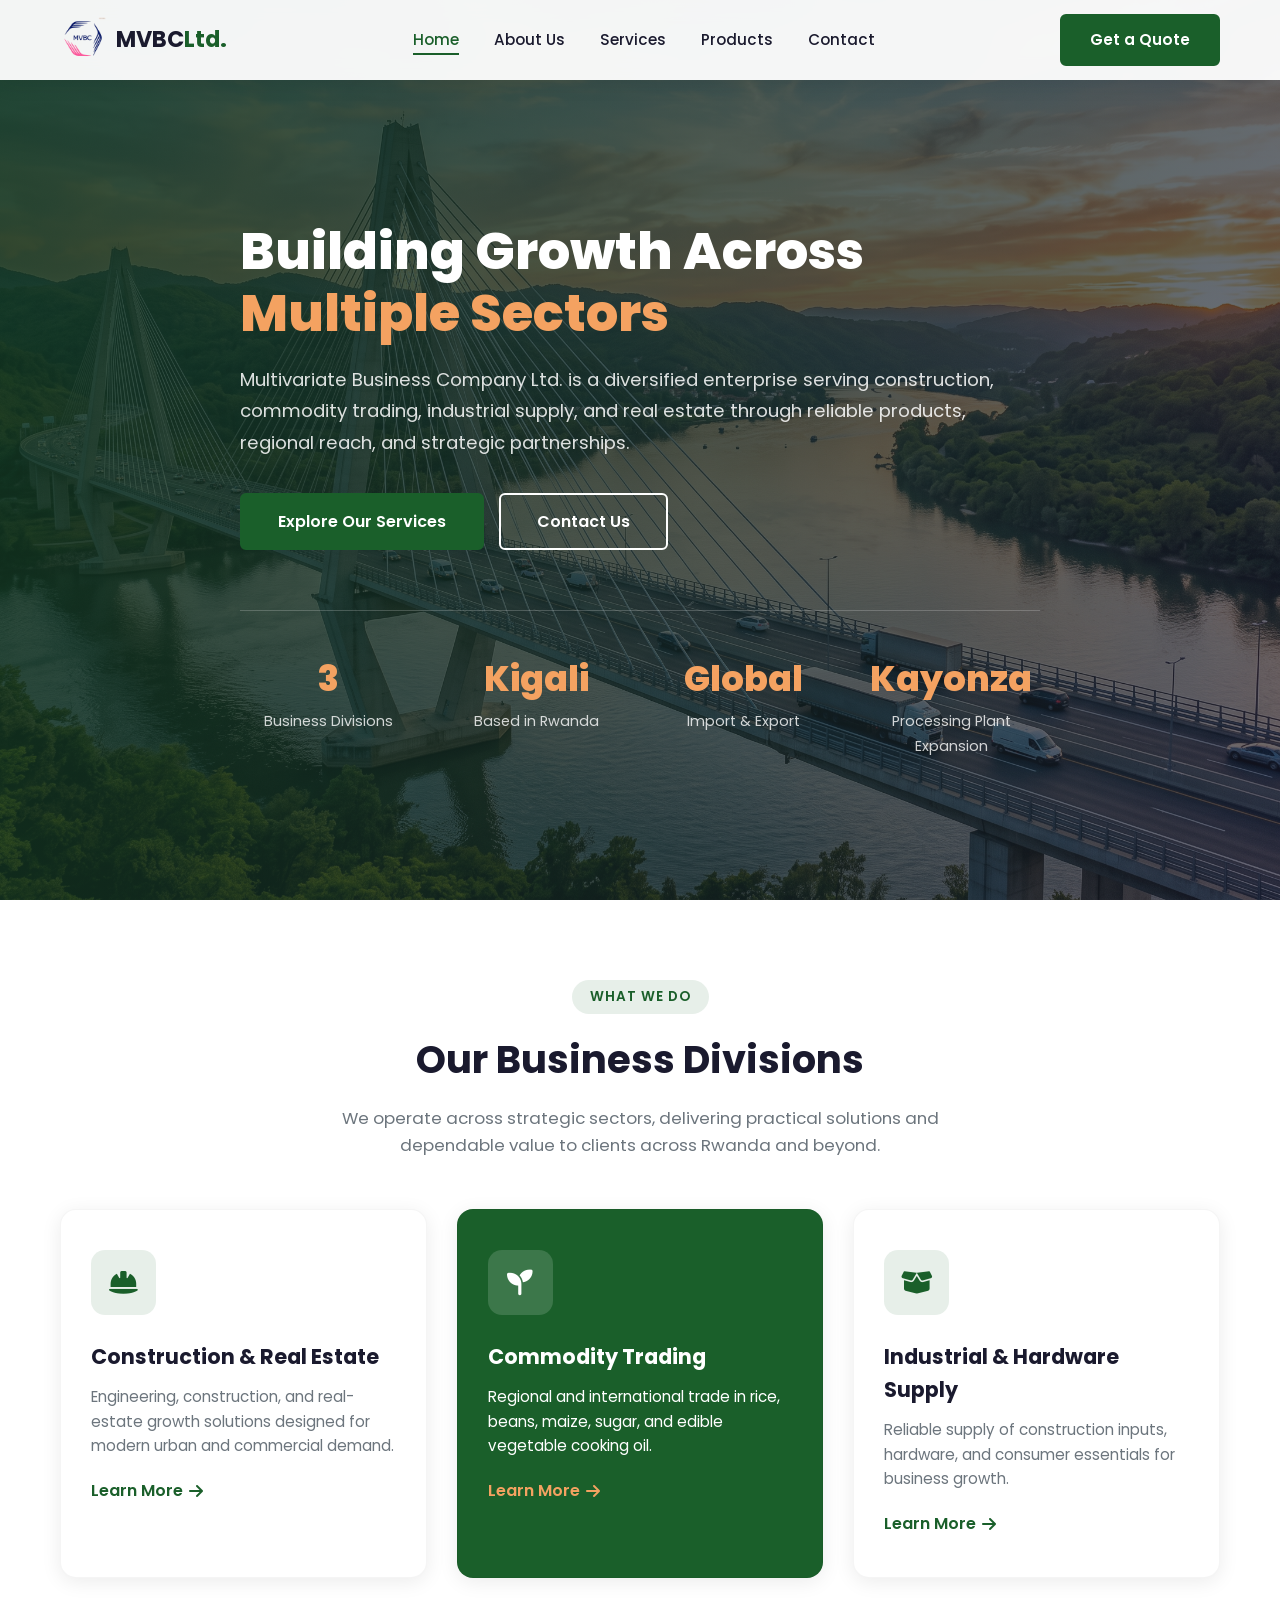
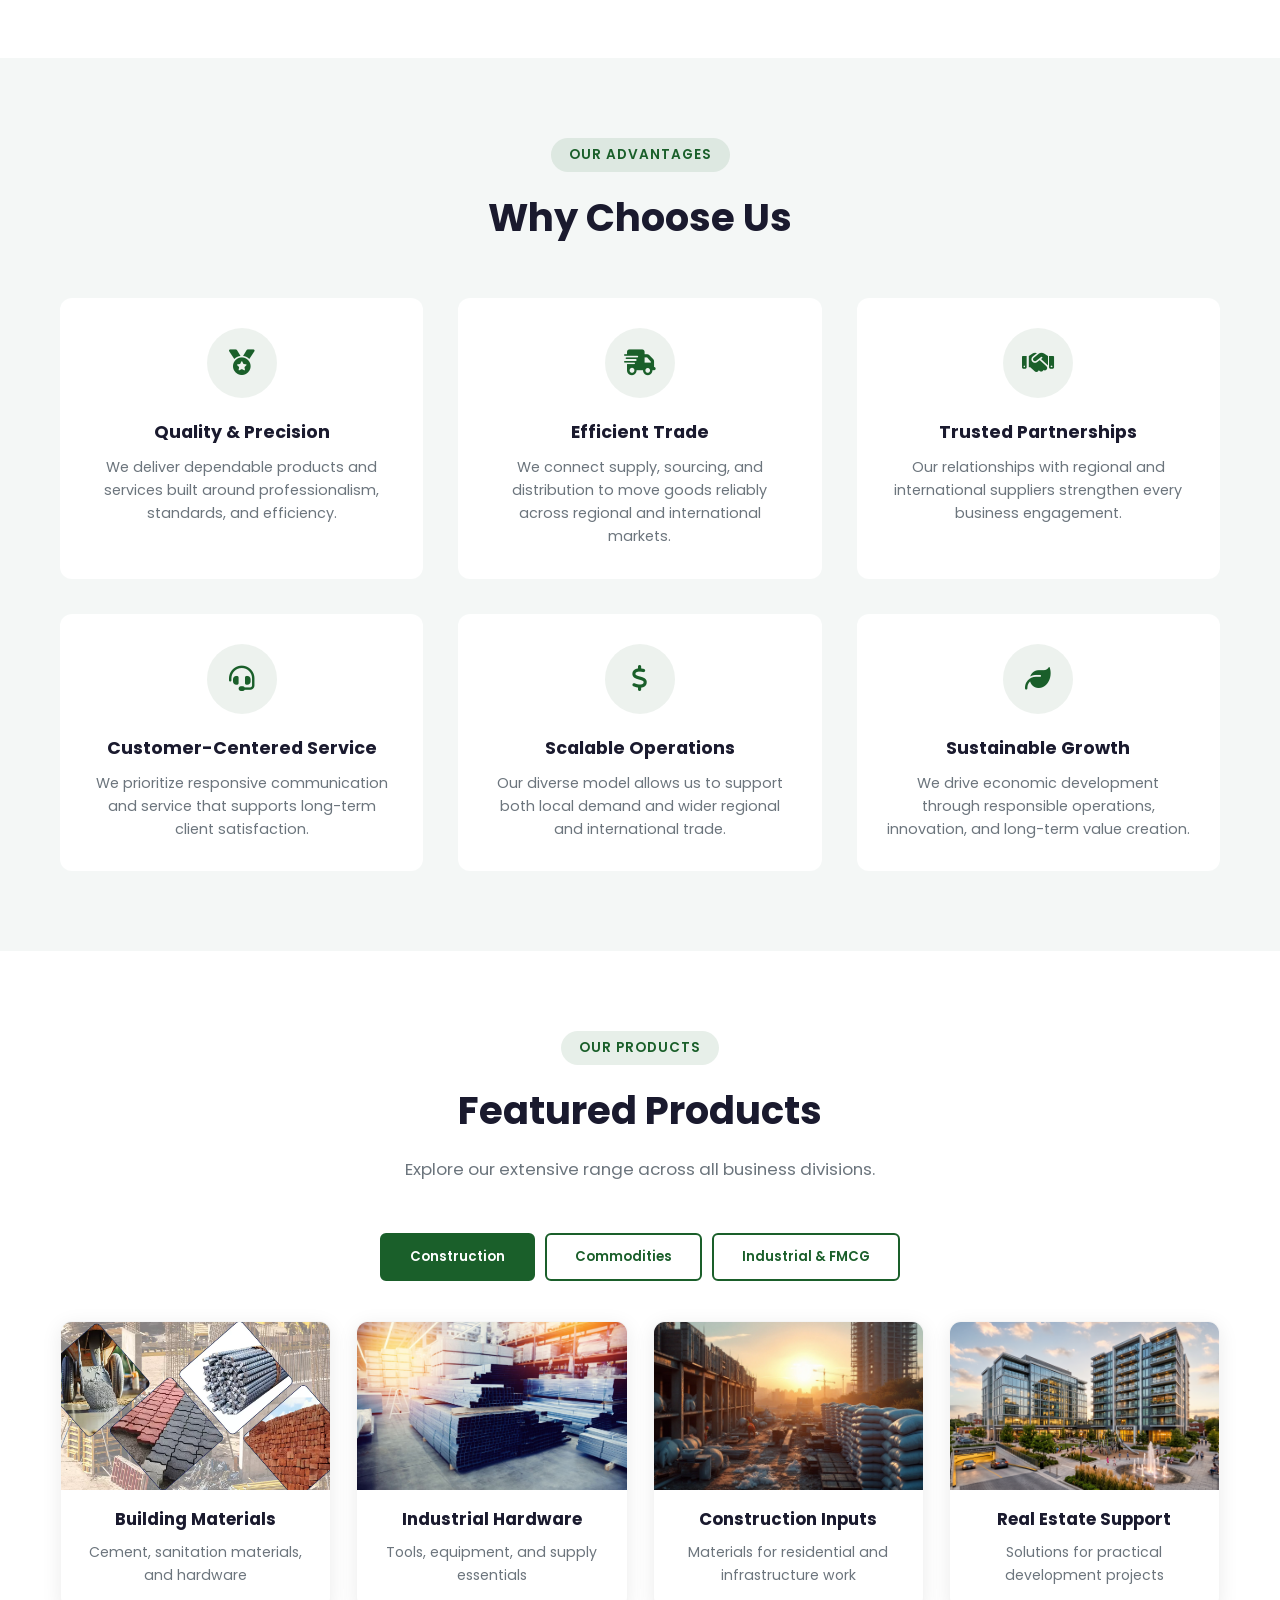
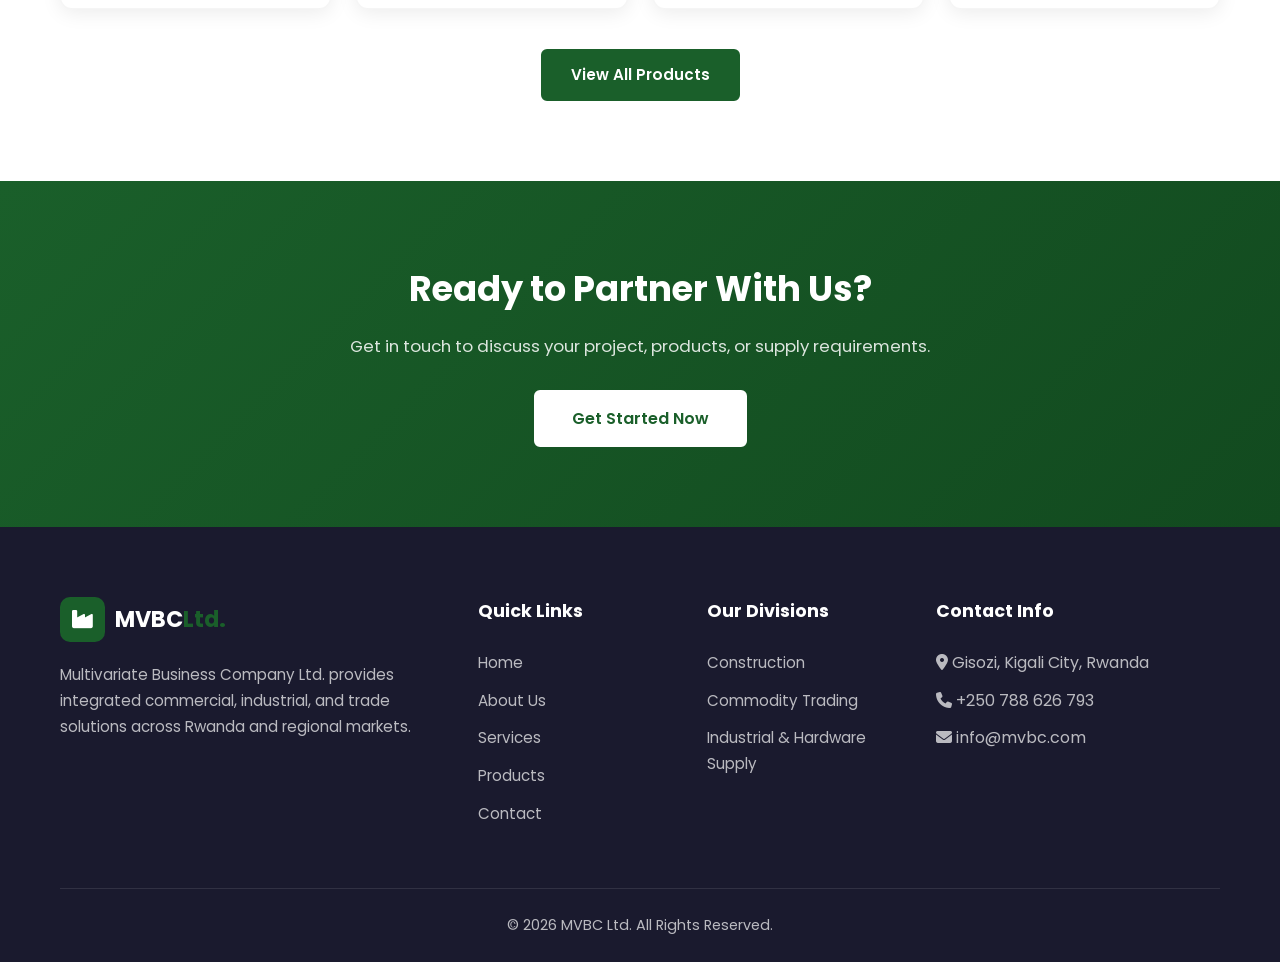
<file: index.html>
<!DOCTYPE html>
<html lang="en">
<head>
    <meta charset="UTF-8">
    <meta name="viewport" content="width=device-width, initial-scale=1.0">
    <link rel="icon" type="image/png" href="images/MVBC LOGO NBG.png">
    <title>MVBC Ltd. | Construction, Trading & Industrial Supply</title>
    <link rel="stylesheet" href="css/style.css">
    <link rel="preconnect" href="https://fonts.googleapis.com">
    <link href="https://fonts.googleapis.com/css2?family=Poppins:wght@300;400;500;600;700;800&display=swap" rel="stylesheet">
    <link rel="stylesheet" href="https://cdnjs.cloudflare.com/ajax/libs/font-awesome/6.4.0/css/all.min.css">
</head>
<body>
    <header class="header" id="header">
        <div class="container">
            <div class="logo">
                <a href="index.html">
                    <img class="logo-mark" src="images/MVBC LOGO NBG.png" alt="">
                    <span class="logo-text">MVBC<span>Ltd.</span></span>
                </a>
            </div>
            <nav class="nav" id="nav">
                <ul class="nav-list">
                    <li><a href="index.html" class="active">Home</a></li>
                    <li><a href="about.html">About Us</a></li>
                    <li><a href="services.html">Services</a></li>
                    <li><a href="products.html">Products</a></li>
                    <li><a href="contact.html">Contact</a></li>
                </ul>
            </nav>
            <div class="header-actions">
                <a href="contact.html" class="btn btn-primary">Get a Quote</a>
                <button class="mobile-menu-toggle" id="mobileMenuToggle" aria-label="Toggle navigation">
                    <span></span><span></span><span></span>
                </button>
            </div>
        </div>
    </header>

    <section class="hero">
        <div class="container">
            <div class="hero-content">
                <h1 class="hero-title">Building Growth Across <span class="highlight">Multiple Sectors</span></h1>
                <p class="hero-subtitle">Multivariate Business Company Ltd. is a diversified enterprise serving construction, commodity trading, industrial supply, and real estate through reliable products, regional reach, and strategic partnerships.</p>
                <div class="hero-buttons">
                    <a href="services.html" class="btn btn-primary btn-lg">Explore Our Services</a>
                    <a href="contact.html" class="btn btn-outline btn-lg">Contact Us</a>
                </div>
                <div class="hero-stats">
                    <div class="stat-item">
                        <span class="stat-number">3</span>
                        <span class="stat-label">Business Divisions</span>
                    </div>
                    <div class="stat-item">
                        <span class="stat-number">Kigali</span>
                        <span class="stat-label">Based in Rwanda</span>
                    </div>
                    <div class="stat-item">
                        <span class="stat-number">Global</span>
                        <span class="stat-label">Import & Export</span>
                    </div>
                    <div class="stat-item">
                        <span class="stat-number">Kayonza</span>
                        <span class="stat-label">Processing Plant Expansion</span>
                    </div>
                </div>
            </div>
        </div>
    </section>

    <section class="divisions section-padding">
        <div class="container">
            <div class="section-header">
                <span class="section-tag">What We Do</span>
                <h2 class="section-title">Our Business Divisions</h2>
                <p class="section-desc">We operate across strategic sectors, delivering practical solutions and dependable value to clients across Rwanda and beyond.</p>
            </div>
            <div class="divisions-grid">
                <div class="division-card">
                    <div class="division-icon"><i class="fas fa-hard-hat"></i></div>
                    <h3>Construction & Real Estate</h3>
                    <p>Engineering, construction, and real-estate growth solutions designed for modern urban and commercial demand.</p>
                    <a href="services.html#construction" class="read-more">Learn More <i class="fas fa-arrow-right"></i></a>
                </div>
                <div class="division-card featured">
                    <div class="division-icon"><i class="fas fa-seedling"></i></div>
                    <h3>Commodity Trading</h3>
                    <p>Regional and international trade in rice, beans, maize, sugar, and edible vegetable cooking oil.</p>
                    <a href="services.html#trading" class="read-more">Learn More <i class="fas fa-arrow-right"></i></a>
                </div>
                <div class="division-card">
                    <div class="division-icon"><i class="fas fa-box-open"></i></div>
                    <h3>Industrial & Hardware Supply</h3>
                    <p>Reliable supply of construction inputs, hardware, and consumer essentials for business growth.</p>
                    <a href="services.html#industrial" class="read-more">Learn More <i class="fas fa-arrow-right"></i></a>
                </div>
            </div>
        </div>
    </section>

    <section class="why-us section-padding bg-light">
        <div class="container">
            <div class="section-header">
                <span class="section-tag">Our Advantages</span>
                <h2 class="section-title">Why Choose Us</h2>
            </div>
            <div class="features-grid">
                <div class="feature-item">
                    <div class="feature-icon"><i class="fas fa-medal"></i></div>
                    <h4>Quality & Precision</h4>
                    <p>We deliver dependable products and services built around professionalism, standards, and efficiency.</p>
                </div>
                <div class="feature-item">
                    <div class="feature-icon"><i class="fas fa-shipping-fast"></i></div>
                    <h4>Efficient Trade</h4>
                    <p>We connect supply, sourcing, and distribution to move goods reliably across regional and international markets.</p>
                </div>
                <div class="feature-item">
                    <div class="feature-icon"><i class="fas fa-handshake"></i></div>
                    <h4>Trusted Partnerships</h4>
                    <p>Our relationships with regional and international suppliers strengthen every business engagement.</p>
                </div>
                <div class="feature-item">
                    <div class="feature-icon"><i class="fas fa-headset"></i></div>
                    <h4>Customer-Centered Service</h4>
                    <p>We prioritize responsive communication and service that supports long-term client satisfaction.</p>
                </div>
                <div class="feature-item">
                    <div class="feature-icon"><i class="fas fa-dollar-sign"></i></div>
                    <h4>Scalable Operations</h4>
                    <p>Our diverse model allows us to support both local demand and wider regional and international trade.</p>
                </div>
                <div class="feature-item">
                    <div class="feature-icon"><i class="fas fa-leaf"></i></div>
                    <h4>Sustainable Growth</h4>
                    <p>We drive economic development through responsible operations, innovation, and long-term value creation.</p>
                </div>
            </div>
        </div>
    </section>

    <section class="products-showcase section-padding">
        <div class="container">
            <div class="section-header">
                <span class="section-tag">Our Products</span>
                <h2 class="section-title">Featured Products</h2>
                <p class="section-desc">Explore our extensive range across all business divisions.</p>
            </div>
            <div class="products-tabs">
                <button class="tab-btn active" data-tab="construction">Construction</button>
                <button class="tab-btn" data-tab="commodities">Commodities</button>
                <button class="tab-btn" data-tab="industrial">Industrial & FMCG</button>
            </div>
            <div class="products-content">
                <div class="tab-content active" id="construction">
                    <div class="products-grid">
                        <div class="product-card">
                            <div class="product-img"><img src="files/07-May-24-Building-Materials.webp" alt="Building materials for construction" loading="lazy" decoding="async"></div>
                            <h4>Building Materials</h4>
                            <p>Cement, sanitation materials, and hardware</p>
                        </div>
                        <div class="product-card">
                            <div class="product-img"><img src="files/Steel-Raw-Material-Warehouse.jpg" alt="Industrial materials stored in a warehouse" loading="lazy" decoding="async"></div>
                            <h4>Industrial Hardware</h4>
                            <p>Tools, equipment, and supply essentials</p>
                        </div>
                        <div class="product-card">
                            <div class="product-img"><img src="files/top-5-essential-raw-materials-for-construction-projects.webp" alt="Essential materials for construction projects" loading="lazy" decoding="async"></div>
                            <h4>Construction Inputs</h4>
                            <p>Materials for residential and infrastructure work</p>
                        </div>
                        <div class="product-card">
                            <div class="product-img"><img src="images/civil_vision_completed_project.png" alt="Completed infrastructure and development project" loading="lazy" decoding="async"></div>
                            <h4>Real Estate Support</h4>
                            <p>Solutions for practical development projects</p>
                        </div>
                    </div>
                </div>
                <div class="tab-content" id="commodities">
                    <div class="products-grid">
                        <div class="product-card">
                            <div class="product-img"><img src="files/agricultural-field-showcasing-advanced-irrigation-technology.webp" alt="Agricultural fields supplied through regional commodity networks" loading="lazy" decoding="async"></div>
                            <h4>Rice & Beans</h4>
                            <p>Regional and international supply for commercial markets</p>
                        </div>
                        <div class="product-card">
                            <div class="product-img"><img src="files/irrigation mvbc.webp" alt="Agricultural production and irrigation" loading="lazy" decoding="async"></div>
                            <h4>Maize</h4>
                            <p>Grain and processing solutions</p>
                        </div>
                        <div class="product-card">
                            <div class="product-img"><img src="files/food pro 1.avif" alt="Food products for commodity markets" loading="lazy" decoding="async"></div>
                            <h4>Sugar</h4>
                            <p>Brown and white sugar supply</p>
                        </div>
                        <div class="product-card">
                            <div class="product-img"><img src="files/food processing mvbc2.webp" alt="Food processing and supply operations" loading="lazy" decoding="async"></div>
                            <h4>Vegetable Oil</h4>
                            <p>Edible cooking oil for retail and bulk markets</p>
                        </div>
                    </div>
                </div>
                <div class="tab-content" id="industrial">
                    <div class="products-grid">
                        <div class="product-card">
                            <div class="product-img"><img src="files/packing mvbc.webp" alt="Packaging products supplied for commercial distribution" loading="lazy" decoding="async"></div>
                            <h4>Packaging Products</h4>
                            <p>Bulk packaging for commercial and retail needs</p>
                        </div>
                        <div class="product-card">
                            <div class="product-img"><img src="files/07-May-24-Building-Materials.webp" alt="Sanitation and construction supply materials" loading="lazy" decoding="async"></div>
                            <h4>Sanitation Materials</h4>
                            <p>Industrial and construction supply essentials</p>
                        </div>
                        <div class="product-card">
                            <div class="product-img"><img src="files/Steel-Raw-Material-Warehouse.jpg" alt="Industrial hardware and materials" loading="lazy" decoding="async"></div>
                            <h4>Tools & Equipment</h4>
                            <p>Products for contractors, developers, and individual clients</p>
                        </div>
                        <div class="product-card">
                            <div class="product-img"><img src="files/Food processing mvbc.webp" alt="Consumer food products and processing" loading="lazy" decoding="async"></div>
                            <h4>FMCG Essentials</h4>
                            <p>FMCG essentials for everyday markets</p>
                        </div>
                    </div>
                </div>
            </div>
            <div class="text-center mt-4">
                <a href="products.html" class="btn btn-primary">View All Products</a>
            </div>
        </div>
    </section>

    <section class="cta-section">
        <div class="container">
            <div class="cta-box">
                <h2>Ready to Partner With Us?</h2>
                <p>Get in touch to discuss your project, products, or supply requirements.</p>
                <a href="contact.html" class="btn btn-light btn-lg">Get Started Now</a>
            </div>
        </div>
    </section>

    <footer class="footer">
        <div class="container">
            <div class="footer-grid">
                <div class="footer-col">
                    <div class="logo">
                        <a href="index.html">
                            <span class="logo-icon"><i class="fas fa-industry"></i></span>
                            <span class="logo-text">MVBC<span>Ltd.</span></span>
                        </a>
                    </div>
                    <p>Multivariate Business Company Ltd. provides integrated commercial, industrial, and trade solutions across Rwanda and regional markets.</p>
                </div>
                <div class="footer-col">
                    <h4>Quick Links</h4>
                    <ul>
                        <li><a href="index.html">Home</a></li>
                        <li><a href="about.html">About Us</a></li>
                        <li><a href="services.html">Services</a></li>
                        <li><a href="products.html">Products</a></li>
                        <li><a href="contact.html">Contact</a></li>
                    </ul>
                </div>
                <div class="footer-col">
                    <h4>Our Divisions</h4>
                    <ul>
                        <li><a href="services.html#construction">Construction</a></li>
                        <li><a href="services.html#trading">Commodity Trading</a></li>
                        <li><a href="services.html#industrial">Industrial & Hardware Supply</a></li>
                    </ul>
                </div>
                <div class="footer-col">
                    <h4>Contact Info</h4>
                    <ul class="contact-info">
                        <li><i class="fas fa-map-marker-alt"></i> Gisozi, Kigali City, Rwanda</li>
                        <li><i class="fas fa-phone"></i> +250 788 626 793</li>
                        <li><i class="fas fa-envelope"></i> info@mvbc.com</li>
                    </ul>
                </div>
            </div>
            <div class="footer-bottom">
                <p>&copy; 2026 MVBC Ltd. All Rights Reserved.</p>
            </div>
        </div>
    </footer>

    <script src="js/main.js"></script>
</body>
</html>
</file>
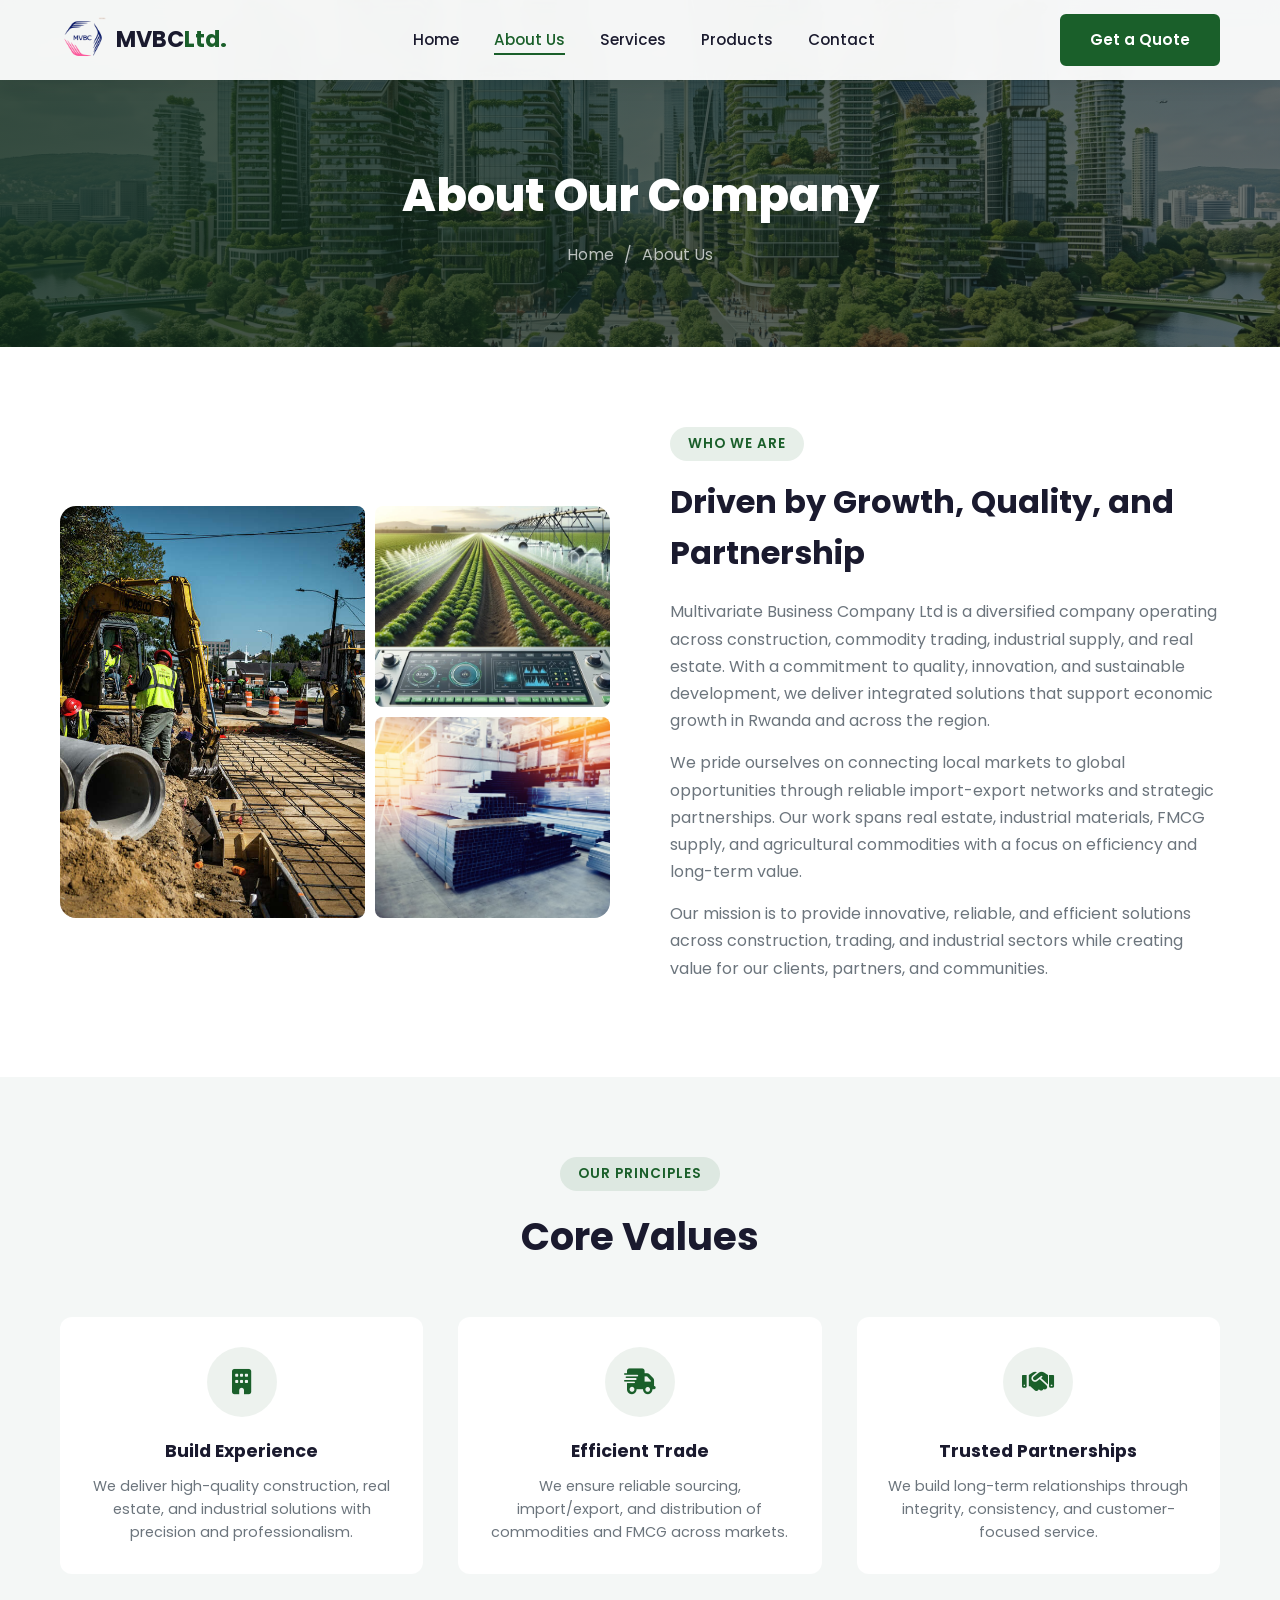
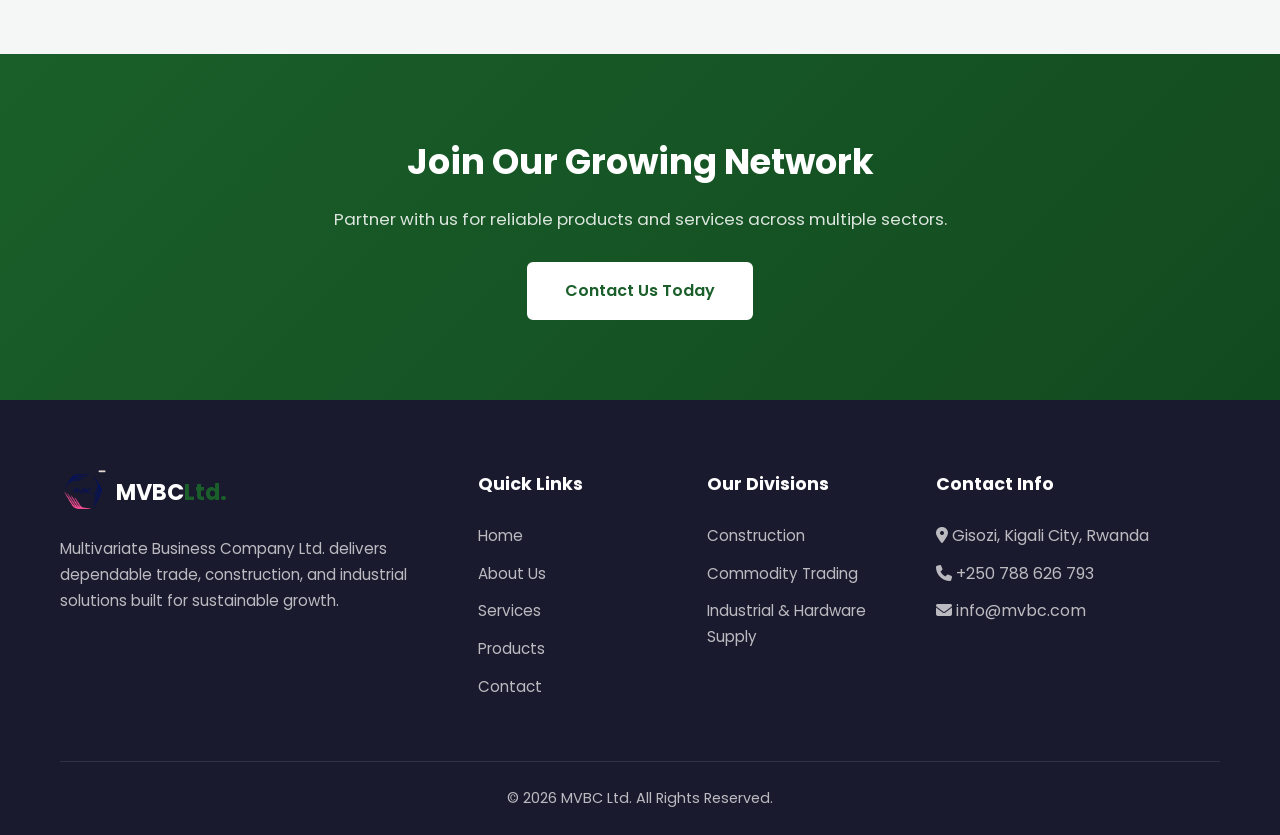
<file: about.html>
<!DOCTYPE html>
<html lang="en">
<head>
    <meta charset="UTF-8">
    <meta name="viewport" content="width=device-width, initial-scale=1.0">
    <title>About Us | MVBC Ltd.</title>
    <link rel="stylesheet" href="css/style.css">
    <link href="https://fonts.googleapis.com/css2?family=Poppins:wght@300;400;500;600;700;800&display=swap" rel="stylesheet">
    <link rel="stylesheet" href="https://cdnjs.cloudflare.com/ajax/libs/font-awesome/6.4.0/css/all.min.css">
</head>
<body>
    <header class="header" id="header">
        <div class="container">
            <div class="logo">
                <a href="index.html">
                    <img class="logo-mark" src="images/MVBC LOGO NBG.png" alt="">
                    <span class="logo-text">MVBC<span>Ltd.</span></span>
                </a>
            </div>
            <nav class="nav" id="nav">
                <ul class="nav-list">
                    <li><a href="index.html">Home</a></li>
                    <li><a href="about.html" class="active">About Us</a></li>
                    <li><a href="services.html">Services</a></li>
                    <li><a href="products.html">Products</a></li>
                    <li><a href="contact.html">Contact</a></li>
                </ul>
            </nav>
            <div class="header-actions">
                <a href="contact.html" class="btn btn-primary">Get a Quote</a>
                <button class="mobile-menu-toggle" id="mobileMenuToggle">
                    <span></span><span></span><span></span>
                </button>
            </div>
        </div>
    </header>

    <section class="page-banner page-banner--about">
        <div class="container">
            <h1>About Our Company</h1>
            <div class="breadcrumb">
                <a href="index.html">Home</a> / <span>About Us</span>
            </div>
        </div>
    </section>

    <section class="section-padding">
        <div class="container">
            <div class="about-grid">
                <div class="about-img">
                    <img src="files/road cons mvbc.jpg" alt="MVBC road construction project" loading="lazy" decoding="async">
                    <img src="files/agricultural-field-showcasing-advanced-irrigation-technology.webp" alt="Agricultural fields representing MVBC commodity trading" loading="lazy" decoding="async">
                    <img src="files/Steel-Raw-Material-Warehouse.jpg" alt="Industrial materials representing MVBC hardware supply" loading="lazy" decoding="async">
                </div>
                <div class="about-content">
                    <span class="section-tag">Who We Are</span>
                    <h2>Driven by Growth, Quality, and Partnership</h2>
                    <p>Multivariate Business Company Ltd is a diversified company operating across construction, commodity trading, industrial supply, and real estate. With a commitment to quality, innovation, and sustainable development, we deliver integrated solutions that support economic growth in Rwanda and across the region.</p>
                    <p>We pride ourselves on connecting local markets to global opportunities through reliable import-export networks and strategic partnerships. Our work spans real estate, industrial materials, FMCG supply, and agricultural commodities with a focus on efficiency and long-term value.</p>
                    <p>Our mission is to provide innovative, reliable, and efficient solutions across construction, trading, and industrial sectors while creating value for our clients, partners, and communities.</p>
                </div>
            </div>
        </div>
    </section>

    <section class="section-padding bg-light">
        <div class="container">
            <div class="section-header">
                <span class="section-tag">Our Principles</span>
                <h2 class="section-title">Core Values</h2>
            </div>
            <div class="features-grid">
                <div class="feature-item">
                    <div class="feature-icon"><i class="fas fa-building"></i></div>
                    <h4>Build Experience</h4>
                    <p>We deliver high-quality construction, real estate, and industrial solutions with precision and professionalism.</p>
                </div>
                <div class="feature-item">
                    <div class="feature-icon"><i class="fas fa-shipping-fast"></i></div>
                    <h4>Efficient Trade</h4>
                    <p>We ensure reliable sourcing, import/export, and distribution of commodities and FMCG across markets.</p>
                </div>
                <div class="feature-item">
                    <div class="feature-icon"><i class="fas fa-handshake"></i></div>
                    <h4>Trusted Partnerships</h4>
                    <p>We build long-term relationships through integrity, consistency, and customer-focused service.</p>
                </div>
            </div>
        </div>
    </section>

    <section class="cta-section">
        <div class="container">
            <div class="cta-box">
                <h2>Join Our Growing Network</h2>
                <p>Partner with us for reliable products and services across multiple sectors.</p>
                <a href="contact.html" class="btn btn-light btn-lg">Contact Us Today</a>
            </div>
        </div>
    </section>

    <footer class="footer">
        <div class="container">
            <div class="footer-grid">
                <div class="footer-col">
                    <div class="logo">
                        <a href="index.html">
                            <img class="logo-mark" src="images/MVBC LOGO NBG.png" alt="">
                            <span class="logo-text">MVBC<span>Ltd.</span></span>
                        </a>
                    </div>
                    <p>Multivariate Business Company Ltd. delivers dependable trade, construction, and industrial solutions built for sustainable growth.</p>
                </div>
                <div class="footer-col">
                    <h4>Quick Links</h4>
                    <ul>
                        <li><a href="index.html">Home</a></li>
                        <li><a href="about.html">About Us</a></li>
                        <li><a href="services.html">Services</a></li>
                        <li><a href="products.html">Products</a></li>
                        <li><a href="contact.html">Contact</a></li>
                    </ul>
                </div>
                <div class="footer-col">
                    <h4>Our Divisions</h4>
                    <ul>
                        <li><a href="services.html#construction">Construction</a></li>
                        <li><a href="services.html#trading">Commodity Trading</a></li>
                        <li><a href="services.html#industrial">Industrial & Hardware Supply</a></li>
                    </ul>
                </div>
                <div class="footer-col">
                    <h4>Contact Info</h4>
                    <ul class="contact-info">
                        <li><i class="fas fa-map-marker-alt"></i> Gisozi, Kigali City, Rwanda</li>
                        <li><i class="fas fa-phone"></i> +250 788 626 793</li>
                        <li><i class="fas fa-envelope"></i> info@mvbc.com</li>
                    </ul>
                </div>
            </div>
            <div class="footer-bottom">
                <p>&copy; 2026 MVBC Ltd. All Rights Reserved.</p>
            </div>
        </div>
    </footer>

    <script src="js/main.js"></script>
</body>
</html>
</file>
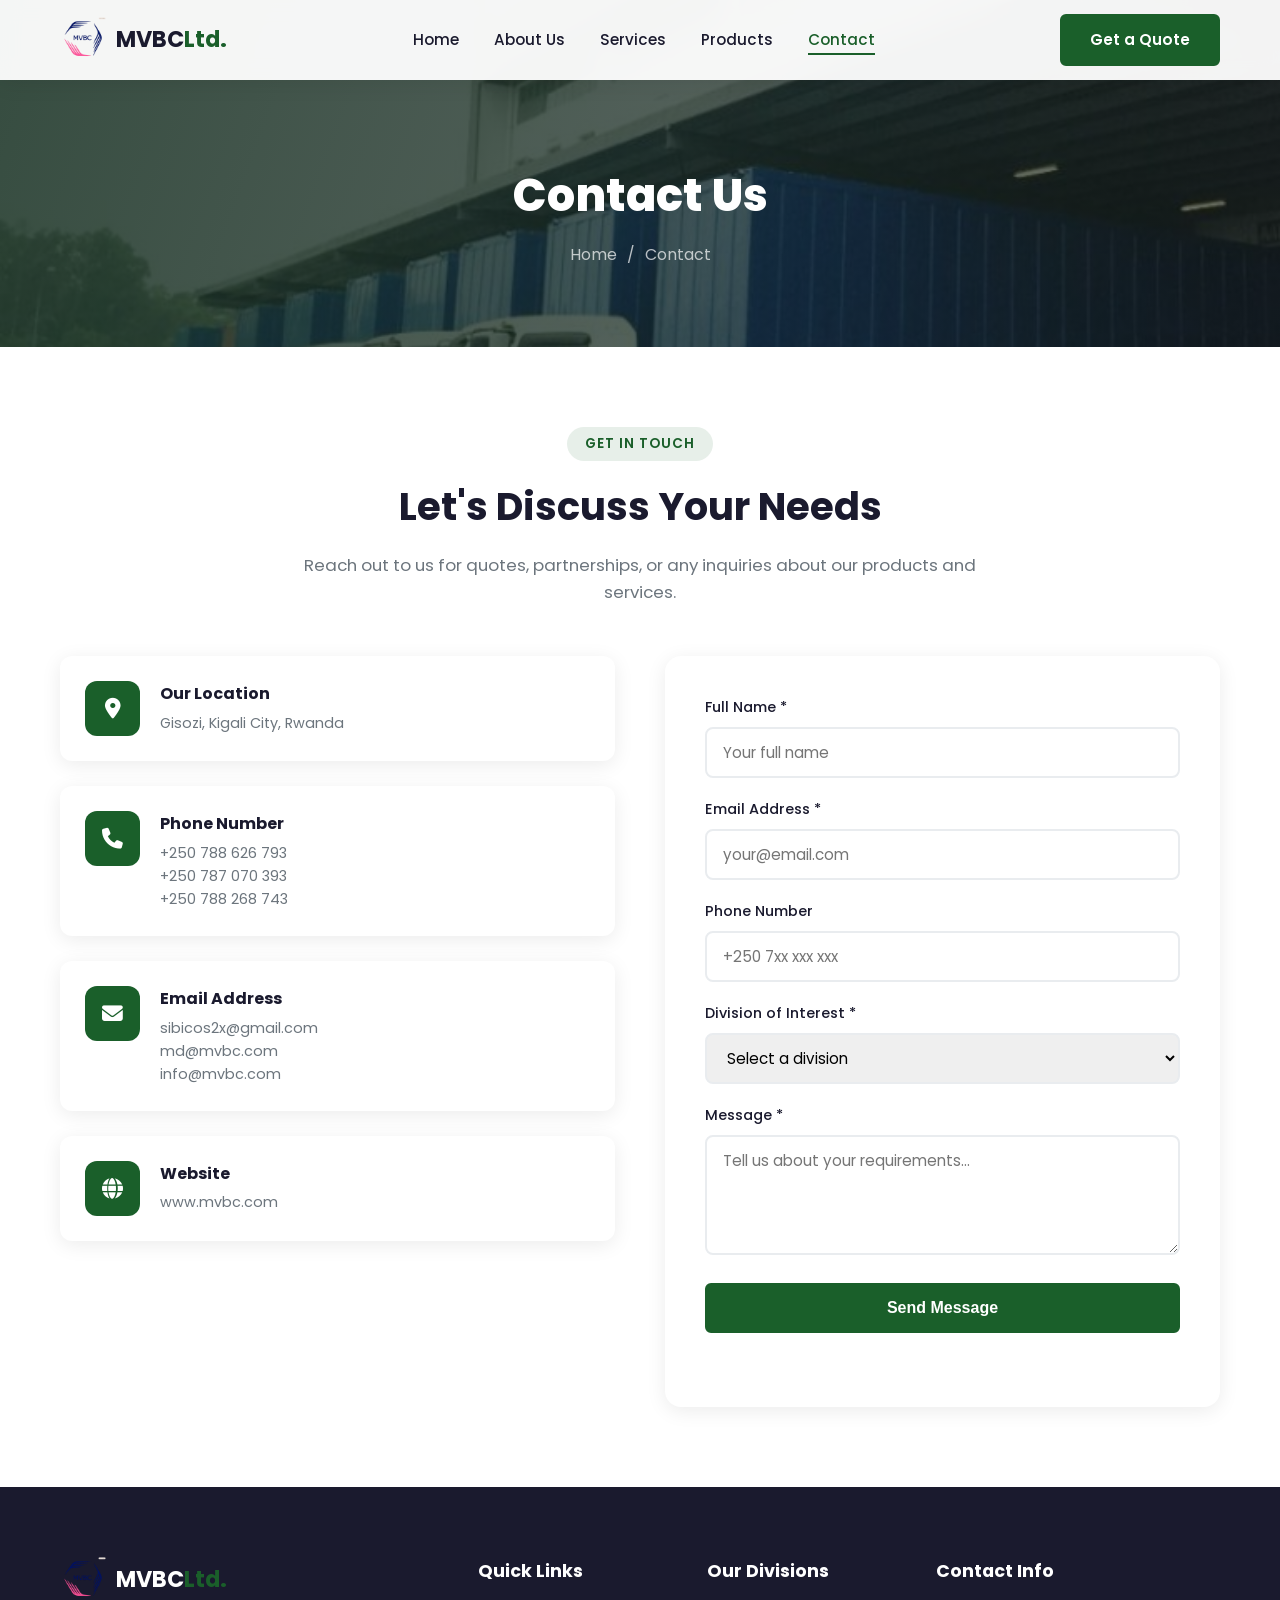
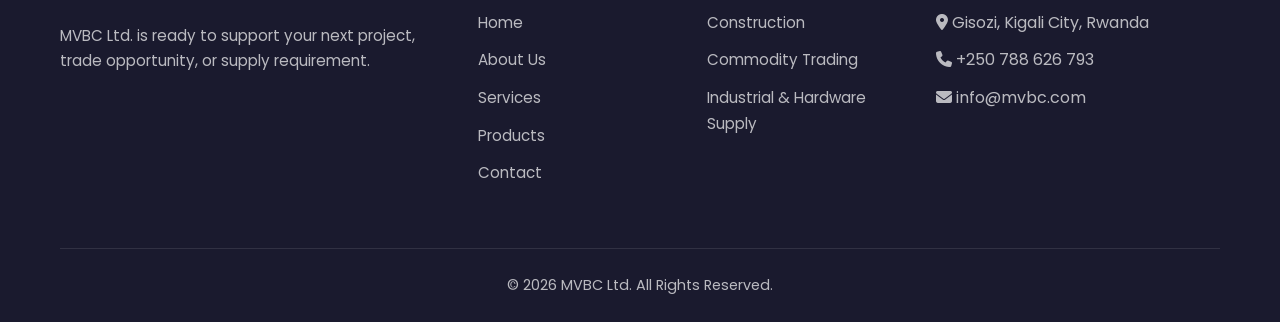
<file: contact.html>
<!DOCTYPE html>
<html lang="en">
<head>
    <meta charset="UTF-8">
    <meta name="viewport" content="width=device-width, initial-scale=1.0">
    <title>Contact Us | MVBC Ltd.</title>
    <link rel="stylesheet" href="css/style.css">
    <link href="https://fonts.googleapis.com/css2?family=Poppins:wght@300;400;500;600;700;800&display=swap" rel="stylesheet">
    <link rel="stylesheet" href="https://cdnjs.cloudflare.com/ajax/libs/font-awesome/6.4.0/css/all.min.css">
</head>
<body>
    <header class="header" id="header">
        <div class="container">
            <div class="logo">
                <a href="index.html">
                    <img class="logo-mark" src="images/MVBC LOGO NBG.png" alt="">
                    <span class="logo-text">MVBC<span>Ltd.</span></span>
                </a>
            </div>
            <nav class="nav" id="nav">
                <ul class="nav-list">
                    <li><a href="index.html">Home</a></li>
                    <li><a href="about.html">About Us</a></li>
                    <li><a href="services.html">Services</a></li>
                    <li><a href="products.html">Products</a></li>
                    <li><a href="contact.html" class="active">Contact</a></li>
                </ul>
            </nav>
            <div class="header-actions">
                <a href="contact.html" class="btn btn-primary">Get a Quote</a>
                <button class="mobile-menu-toggle" id="mobileMenuToggle">
                    <span></span><span></span><span></span>
                </button>
            </div>
        </div>
    </header>

    <section class="page-banner page-banner--contact">
        <div class="container">
            <h1>Contact Us</h1>
            <div class="breadcrumb">
                <a href="index.html">Home</a> / <span>Contact</span>
            </div>
        </div>
    </section>

    <section class="section-padding">
        <div class="container">
            <div class="section-header">
                <span class="section-tag">Get In Touch</span>
                <h2 class="section-title">Let's Discuss Your Needs</h2>
                <p class="section-desc">Reach out to us for quotes, partnerships, or any inquiries about our products and services.</p>
            </div>
            <div class="contact-grid">
                <div class="contact-info-box">
                    <div class="contact-item">
                        <div class="contact-item-icon"><i class="fas fa-map-marker-alt"></i></div>
                        <div>
                            <h4>Our Location</h4>
                            <p>Gisozi, Kigali City, Rwanda</p>
                        </div>
                    </div>
                    <div class="contact-item">
                        <div class="contact-item-icon"><i class="fas fa-phone"></i></div>
                        <div>
                            <h4>Phone Number</h4>
                            <p>+250 788 626 793<br>+250 787 070 393<br>+250 788 268 743</p>
                        </div>
                    </div>
                    <div class="contact-item">
                        <div class="contact-item-icon"><i class="fas fa-envelope"></i></div>
                        <div>
                            <h4>Email Address</h4>
                            <p>sibicos2x@gmail.com<br>md@mvbc.com<br>info@mvbc.com</p>
                        </div>
                    </div>
                    <div class="contact-item">
                        <div class="contact-item-icon"><i class="fas fa-globe"></i></div>
                        <div>
                            <h4>Website</h4>
                            <p><a href="https://www.mvbc.com">www.mvbc.com</a></p>
                        </div>
                    </div>
                </div>
                <div class="contact-form">
                    <form id="contactForm">
                        <div class="contact-trap" aria-hidden="true">
                            <label for="contactWebsite">Leave this field empty</label>
                            <input id="contactWebsite" type="text" name="website" tabindex="-1" autocomplete="off">
                        </div>
                        <div class="form-group">
                            <label for="contactName">Full Name *</label>
                            <input id="contactName" type="text" name="name" autocomplete="name" minlength="2" maxlength="100" required placeholder="Your full name">
                        </div>
                        <div class="form-group">
                            <label for="contactEmail">Email Address *</label>
                            <input id="contactEmail" type="email" name="email" autocomplete="email" maxlength="254" required placeholder="your@email.com">
                        </div>
                        <div class="form-group">
                            <label for="contactPhone">Phone Number</label>
                            <input id="contactPhone" type="tel" name="phone" autocomplete="tel" placeholder="+250 7xx xxx xxx">
                        </div>
                        <div class="form-group">
                            <label for="contactDivision">Division of Interest *</label>
                            <select id="contactDivision" name="division" required>
                                <option value="">Select a division</option>
                                <option value="construction">Construction & Real Estate</option>
                                <option value="trading">Commodity Trading</option>
                                <option value="industrial">Industrial Products & Hardware Supply</option>
                                <option value="general">General Inquiry</option>
                            </select>
                        </div>
                        <div class="form-group">
                            <label for="contactMessage">Message *</label>
                            <textarea id="contactMessage" name="message" minlength="10" maxlength="3000" required placeholder="Tell us about your requirements..."></textarea>
                        </div>
                        <button type="submit" class="btn btn-primary btn-lg" style="width:100%">Send Message</button>
                        <p class="form-status" id="contactFormStatus" role="status" aria-live="polite"></p>
                    </form>
                </div>
            </div>
        </div>
    </section>

    <footer class="footer">
        <div class="container">
            <div class="footer-grid">
                <div class="footer-col">
                    <div class="logo">
                        <a href="index.html">
                            <img class="logo-mark" src="images/MVBC LOGO NBG.png" alt="">
                            <span class="logo-text">MVBC<span>Ltd.</span></span>
                        </a>
                    </div>
                    <p>MVBC Ltd. is ready to support your next project, trade opportunity, or supply requirement.</p>
                </div>
                <div class="footer-col">
                    <h4>Quick Links</h4>
                    <ul>
                        <li><a href="index.html">Home</a></li>
                        <li><a href="about.html">About Us</a></li>
                        <li><a href="services.html">Services</a></li>
                        <li><a href="products.html">Products</a></li>
                        <li><a href="contact.html">Contact</a></li>
                    </ul>
                </div>
                <div class="footer-col">
                    <h4>Our Divisions</h4>
                    <ul>
                        <li><a href="services.html#construction">Construction</a></li>
                        <li><a href="services.html#trading">Commodity Trading</a></li>
                        <li><a href="services.html#industrial">Industrial & Hardware Supply</a></li>
                    </ul>
                </div>
                <div class="footer-col">
                    <h4>Contact Info</h4>
                    <ul class="contact-info">
                        <li><i class="fas fa-map-marker-alt"></i> Gisozi, Kigali City, Rwanda</li>
                        <li><i class="fas fa-phone"></i> +250 788 626 793</li>
                        <li><i class="fas fa-envelope"></i> info@mvbc.com</li>
                    </ul>
                </div>
            </div>
            <div class="footer-bottom">
                <p>&copy; 2026 MVBC Ltd. All Rights Reserved.</p>
            </div>
        </div>
    </footer>

    <script src="js/main.js"></script>
</body>
</html>
</file>
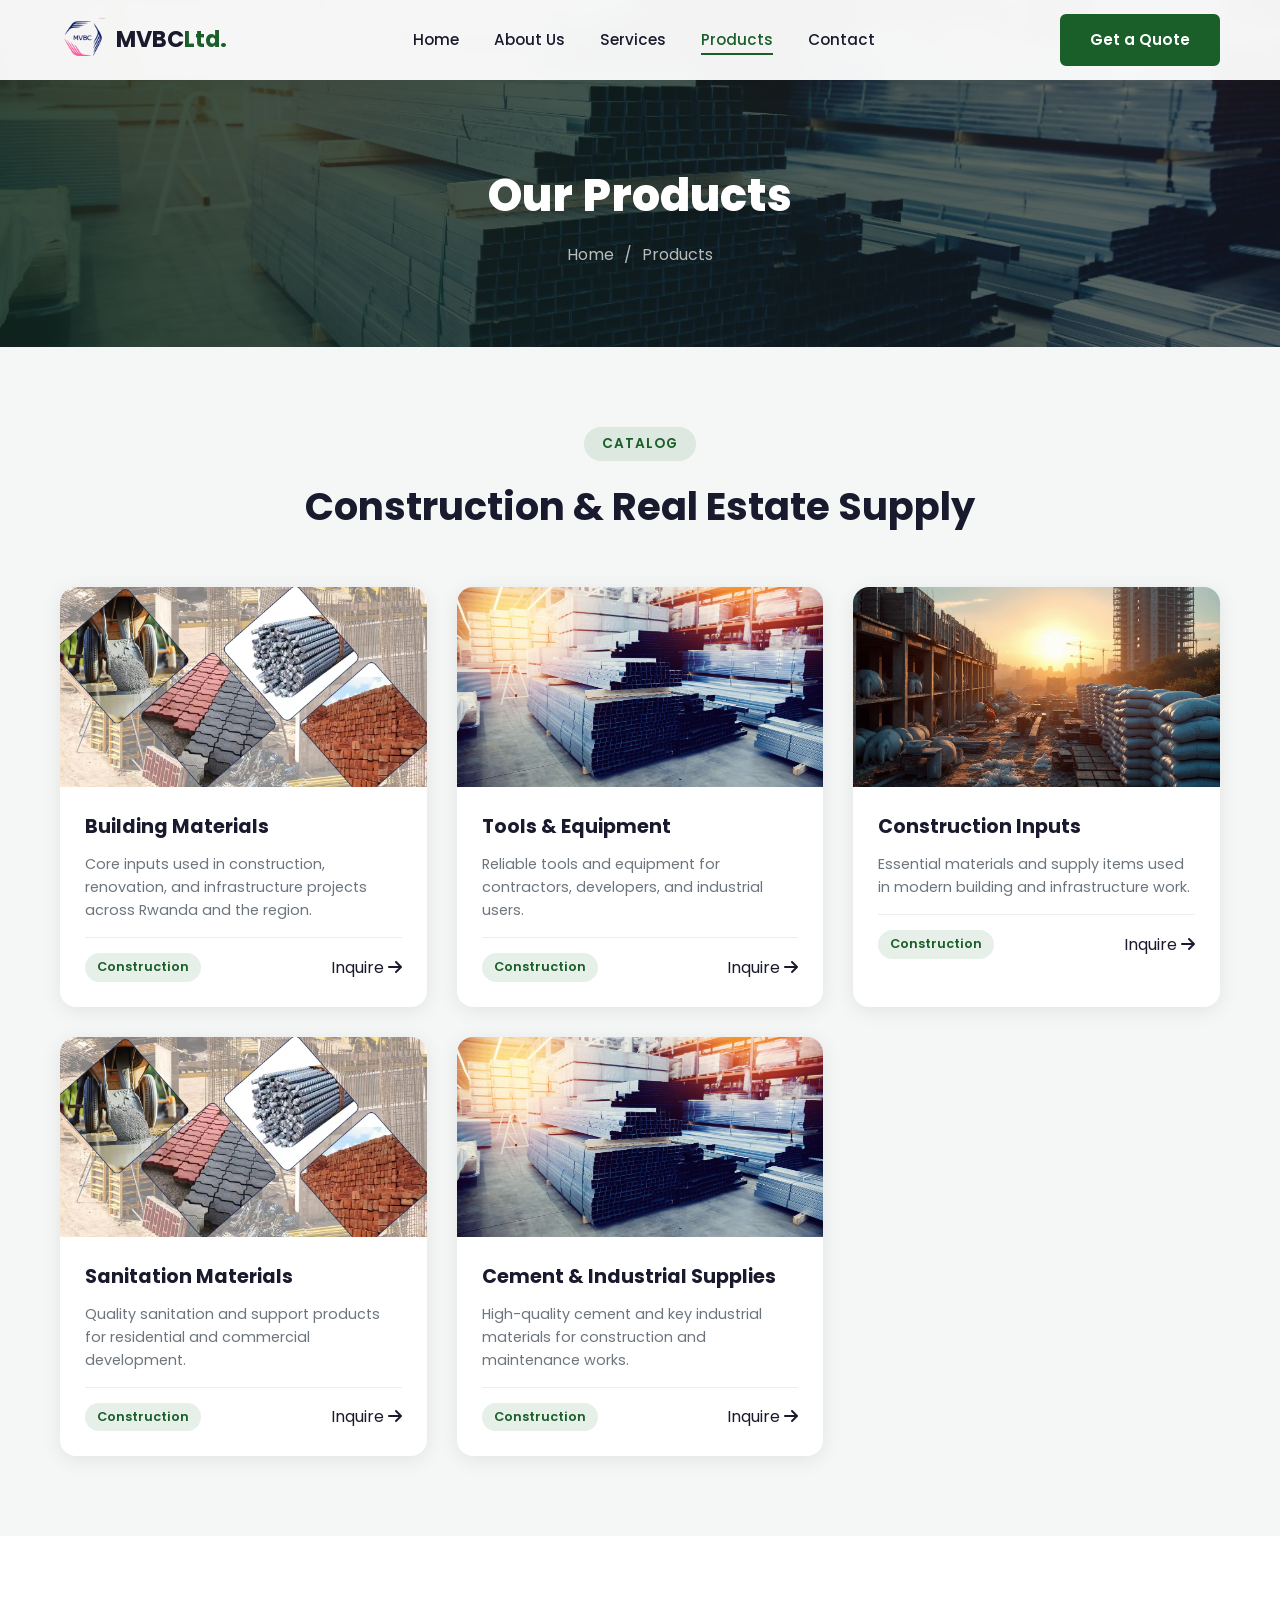
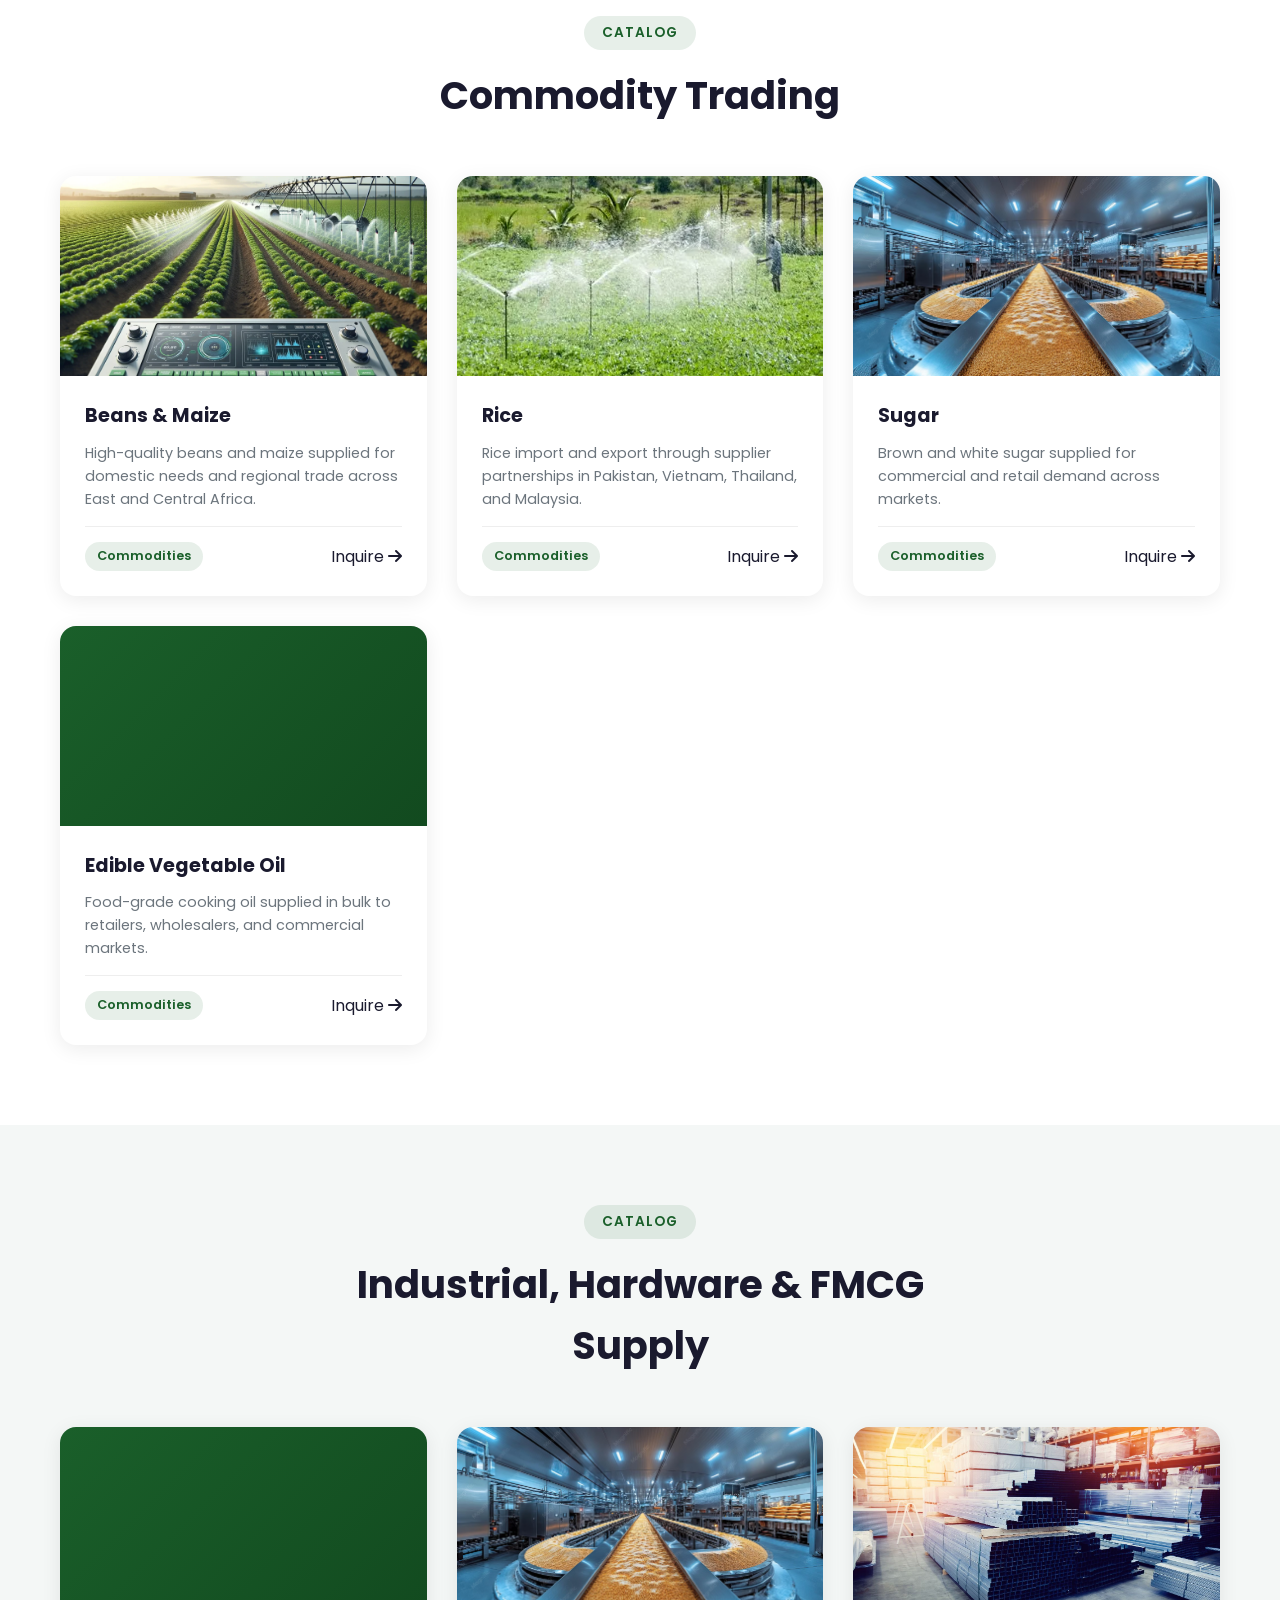
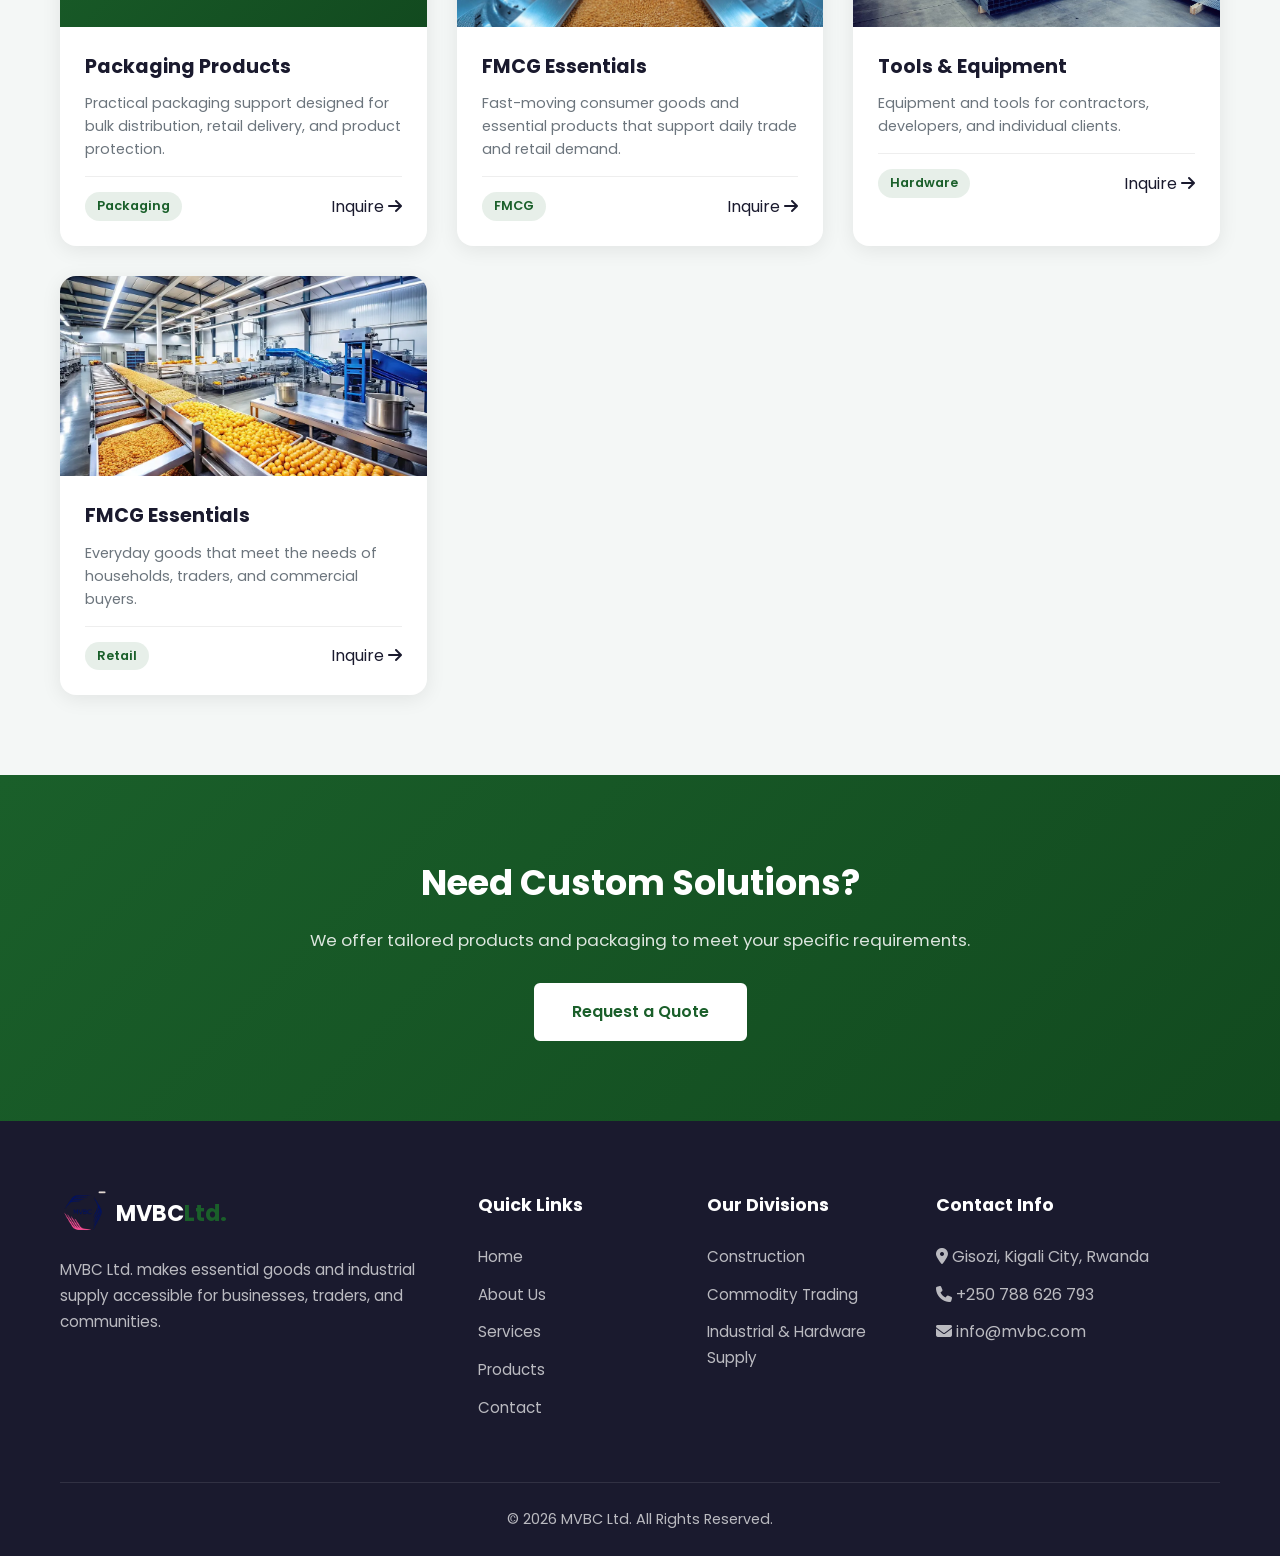
<file: products.html>
<!DOCTYPE html>
<html lang="en">
<head>
    <meta charset="UTF-8">
    <meta name="viewport" content="width=device-width, initial-scale=1.0">
    <title>Our Products | MVBC Ltd.</title>
    <link rel="stylesheet" href="css/style.css">
    <link href="https://fonts.googleapis.com/css2?family=Poppins:wght@300;400;500;600;700;800&display=swap" rel="stylesheet">
    <link rel="stylesheet" href="https://cdnjs.cloudflare.com/ajax/libs/font-awesome/6.4.0/css/all.min.css">
</head>
<body>
    <header class="header" id="header">
        <div class="container">
            <div class="logo">
                <a href="index.html">
                    <img class="logo-mark" src="images/MVBC LOGO NBG.png" alt="">
                    <span class="logo-text">MVBC<span>Ltd.</span></span>
                </a>
            </div>
            <nav class="nav" id="nav">
                <ul class="nav-list">
                    <li><a href="index.html">Home</a></li>
                    <li><a href="about.html">About Us</a></li>
                    <li><a href="services.html">Services</a></li>
                    <li><a href="products.html" class="active">Products</a></li>
                    <li><a href="contact.html">Contact</a></li>
                </ul>
            </nav>
            <div class="header-actions">
                <a href="contact.html" class="btn btn-primary">Get a Quote</a>
                <button class="mobile-menu-toggle" id="mobileMenuToggle">
                    <span></span><span></span><span></span>
                </button>
            </div>
        </div>
    </header>

    <section class="page-banner page-banner--products">
        <div class="container">
            <h1>Our Products</h1>
            <div class="breadcrumb">
                <a href="index.html">Home</a> / <span>Products</span>
            </div>
        </div>
    </section>

    <section class="section-padding bg-light">
        <div class="container">
            <div class="section-header">
                <span class="section-tag">Catalog</span>
                <h2 class="section-title">Construction & Real Estate Supply</h2>
            </div>
            <div class="products-page-grid">
                <div class="product-detail-card">
                    <div class="product-detail-img"><img src="files/07-May-24-Building-Materials.webp" alt="Building materials supplied for construction" loading="lazy" decoding="async"></div>
                    <div class="product-detail-info">
                        <h3>Building Materials</h3>
                        <p>Core inputs used in construction, renovation, and infrastructure projects across Rwanda and the region.</p>
                        <div class="product-meta">
                            <span class="product-category">Construction</span>
                            <a href="contact.html">Inquire <i class="fas fa-arrow-right"></i></a>
                        </div>
                    </div>
                </div>
                <div class="product-detail-card">
                    <div class="product-detail-img"><img src="files/Steel-Raw-Material-Warehouse.jpg" alt="Industrial materials available for contractors" loading="lazy" decoding="async"></div>
                    <div class="product-detail-info">
                        <h3>Tools & Equipment</h3>
                        <p>Reliable tools and equipment for contractors, developers, and industrial users.</p>
                        <div class="product-meta">
                            <span class="product-category">Construction</span>
                            <a href="contact.html">Inquire <i class="fas fa-arrow-right"></i></a>
                        </div>
                    </div>
                </div>
                <div class="product-detail-card">
                    <div class="product-detail-img"><img src="files/top-5-essential-raw-materials-for-construction-projects.webp" alt="Construction raw materials" loading="lazy" decoding="async"></div>
                    <div class="product-detail-info">
                        <h3>Construction Inputs</h3>
                        <p>Essential materials and supply items used in modern building and infrastructure work.</p>
                        <div class="product-meta">
                            <span class="product-category">Construction</span>
                            <a href="contact.html">Inquire <i class="fas fa-arrow-right"></i></a>
                        </div>
                    </div>
                </div>
                <div class="product-detail-card">
                    <div class="product-detail-img"><img src="files/07-May-24-Building-Materials.webp" alt="Materials for building and sanitation projects" loading="lazy" decoding="async"></div>
                    <div class="product-detail-info">
                        <h3>Sanitation Materials</h3>
                        <p>Quality sanitation and support products for residential and commercial development.</p>
                        <div class="product-meta">
                            <span class="product-category">Construction</span>
                            <a href="contact.html">Inquire <i class="fas fa-arrow-right"></i></a>
                        </div>
                    </div>
                </div>
                <div class="product-detail-card">
                    <div class="product-detail-img"><img src="files/Steel-Raw-Material-Warehouse.jpg" alt="Cement and industrial construction materials" loading="lazy" decoding="async"></div>
                    <div class="product-detail-info">
                        <h3>Cement & Industrial Supplies</h3>
                        <p>High-quality cement and key industrial materials for construction and maintenance works.</p>
                        <div class="product-meta">
                            <span class="product-category">Construction</span>
                            <a href="contact.html">Inquire <i class="fas fa-arrow-right"></i></a>
                        </div>
                    </div>
                </div>
            </div>
        </div>
    </section>

    <section class="section-padding">
        <div class="container">
            <div class="section-header">
                <span class="section-tag">Catalog</span>
                <h2 class="section-title">Commodity Trading</h2>
            </div>
            <div class="products-page-grid">
                <div class="product-detail-card">
                    <div class="product-detail-img"><img src="files/agricultural-field-showcasing-advanced-irrigation-technology.webp" alt="Agricultural production for beans and maize supply" loading="lazy" decoding="async"></div>
                    <div class="product-detail-info">
                        <h3>Beans & Maize</h3>
                        <p>High-quality beans and maize supplied for domestic needs and regional trade across East and Central Africa.</p>
                        <div class="product-meta">
                            <span class="product-category">Commodities</span>
                            <a href="contact.html">Inquire <i class="fas fa-arrow-right"></i></a>
                        </div>
                    </div>
                </div>
                <div class="product-detail-card">
                    <div class="product-detail-img"><img src="files/irrigation mvbc.webp" alt="Agricultural production supporting regional rice trade" loading="lazy" decoding="async"></div>
                    <div class="product-detail-info">
                        <h3>Rice</h3>
                        <p>Rice import and export through supplier partnerships in Pakistan, Vietnam, Thailand, and Malaysia.</p>
                        <div class="product-meta">
                            <span class="product-category">Commodities</span>
                            <a href="contact.html">Inquire <i class="fas fa-arrow-right"></i></a>
                        </div>
                    </div>
                </div>
                <div class="product-detail-card">
                    <div class="product-detail-img"><img src="files/food pro 1.avif" alt="Food products supplied to commercial and retail markets" loading="lazy" decoding="async"></div>
                    <div class="product-detail-info">
                        <h3>Sugar</h3>
                        <p>Brown and white sugar supplied for commercial and retail demand across markets.</p>
                        <div class="product-meta">
                            <span class="product-category">Commodities</span>
                            <a href="contact.html">Inquire <i class="fas fa-arrow-right"></i></a>
                        </div>
                    </div>
                </div>
                <div class="product-detail-card">
                    <div class="product-detail-img"><img src="files/food processing mvbc2.webp" alt="Food processing and edible goods supply" loading="lazy" decoding="async"></div>
                    <div class="product-detail-info">
                        <h3>Edible Vegetable Oil</h3>
                        <p>Food-grade cooking oil supplied in bulk to retailers, wholesalers, and commercial markets.</p>
                        <div class="product-meta">
                            <span class="product-category">Commodities</span>
                            <a href="contact.html">Inquire <i class="fas fa-arrow-right"></i></a>
                        </div>
                    </div>
                </div>
            </div>
        </div>
    </section>

    <section class="section-padding bg-light">
        <div class="container">
            <div class="section-header">
                <span class="section-tag">Catalog</span>
                <h2 class="section-title">Industrial, Hardware & FMCG Supply</h2>
            </div>
            <div class="products-page-grid">
                <div class="product-detail-card">
                    <div class="product-detail-img"><img src="files/packing mvbc.webp" alt="MVBC packaging products" loading="lazy" decoding="async"></div>
                    <div class="product-detail-info">
                        <h3>Packaging Products</h3>
                        <p>Practical packaging support designed for bulk distribution, retail delivery, and product protection.</p>
                        <div class="product-meta">
                            <span class="product-category">Packaging</span>
                            <a href="contact.html">Inquire <i class="fas fa-arrow-right"></i></a>
                        </div>
                    </div>
                </div>
                <div class="product-detail-card">
                    <div class="product-detail-img"><img src="files/food pro 1.avif" alt="Food and fast-moving consumer goods" loading="lazy" decoding="async"></div>
                    <div class="product-detail-info">
                        <h3>FMCG Essentials</h3>
                        <p>Fast-moving consumer goods and essential products that support daily trade and retail demand.</p>
                        <div class="product-meta">
                            <span class="product-category">FMCG</span>
                            <a href="contact.html">Inquire <i class="fas fa-arrow-right"></i></a>
                        </div>
                    </div>
                </div>
                <div class="product-detail-card">
                    <div class="product-detail-img"><img src="files/Steel-Raw-Material-Warehouse.jpg" alt="Industrial materials and equipment supply" loading="lazy" decoding="async"></div>
                    <div class="product-detail-info">
                        <h3>Tools & Equipment</h3>
                        <p>Equipment and tools for contractors, developers, and individual clients.</p>
                        <div class="product-meta">
                            <span class="product-category">Hardware</span>
                            <a href="contact.html">Inquire <i class="fas fa-arrow-right"></i></a>
                        </div>
                    </div>
                </div>
                <div class="product-detail-card">
                    <div class="product-detail-img"><img src="files/Food processing mvbc.webp" alt="Consumer food products" loading="lazy" decoding="async"></div>
                    <div class="product-detail-info">
                        <h3>FMCG Essentials</h3>
                        <p>Everyday goods that meet the needs of households, traders, and commercial buyers.</p>
                        <div class="product-meta">
                            <span class="product-category">Retail</span>
                            <a href="contact.html">Inquire <i class="fas fa-arrow-right"></i></a>
                        </div>
                    </div>
                </div>
            </div>
        </div>
    </section>

    <section class="cta-section">
        <div class="container">
            <div class="cta-box">
                <h2>Need Custom Solutions?</h2>
                <p>We offer tailored products and packaging to meet your specific requirements.</p>
                <a href="contact.html" class="btn btn-light btn-lg">Request a Quote</a>
            </div>
        </div>
    </section>

    <footer class="footer">
        <div class="container">
            <div class="footer-grid">
                <div class="footer-col">
                    <div class="logo">
                        <a href="index.html">
                            <img class="logo-mark" src="images/MVBC LOGO NBG.png" alt="">
                            <span class="logo-text">MVBC<span>Ltd.</span></span>
                        </a>
                    </div>
                    <p>MVBC Ltd. makes essential goods and industrial supply accessible for businesses, traders, and communities.</p>
                </div>
                <div class="footer-col">
                    <h4>Quick Links</h4>
                    <ul>
                        <li><a href="index.html">Home</a></li>
                        <li><a href="about.html">About Us</a></li>
                        <li><a href="services.html">Services</a></li>
                        <li><a href="products.html">Products</a></li>
                        <li><a href="contact.html">Contact</a></li>
                    </ul>
                </div>
                <div class="footer-col">
                    <h4>Our Divisions</h4>
                    <ul>
                        <li><a href="services.html#construction">Construction</a></li>
                        <li><a href="services.html#trading">Commodity Trading</a></li>
                        <li><a href="services.html#industrial">Industrial & Hardware Supply</a></li>
                    </ul>
                </div>
                <div class="footer-col">
                    <h4>Contact Info</h4>
                    <ul class="contact-info">
                        <li><i class="fas fa-map-marker-alt"></i> Gisozi, Kigali City, Rwanda</li>
                        <li><i class="fas fa-phone"></i> +250 788 626 793</li>
                        <li><i class="fas fa-envelope"></i> info@mvbc.com</li>
                    </ul>
                </div>
            </div>
            <div class="footer-bottom">
                <p>&copy; 2026 MVBC Ltd. All Rights Reserved.</p>
            </div>
        </div>
    </footer>

    <script src="js/main.js"></script>
</body>
</html>
</file>
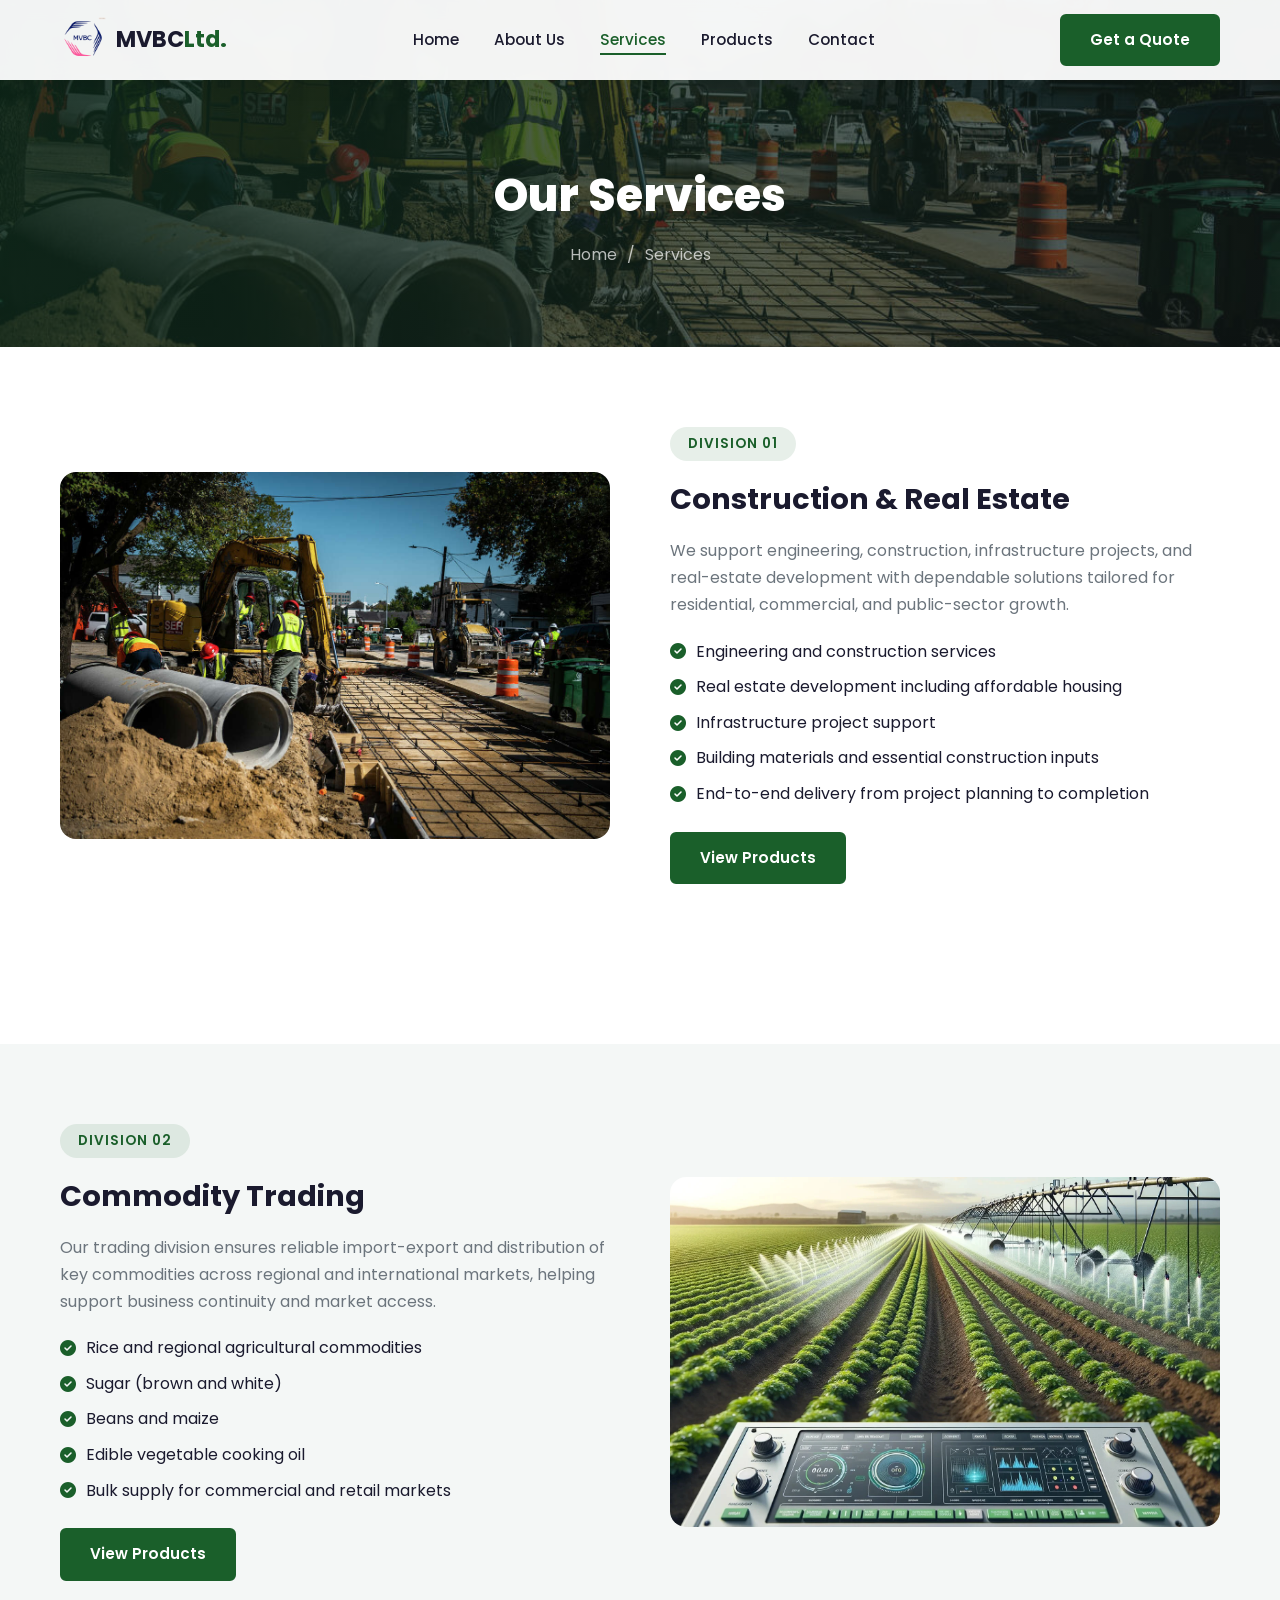
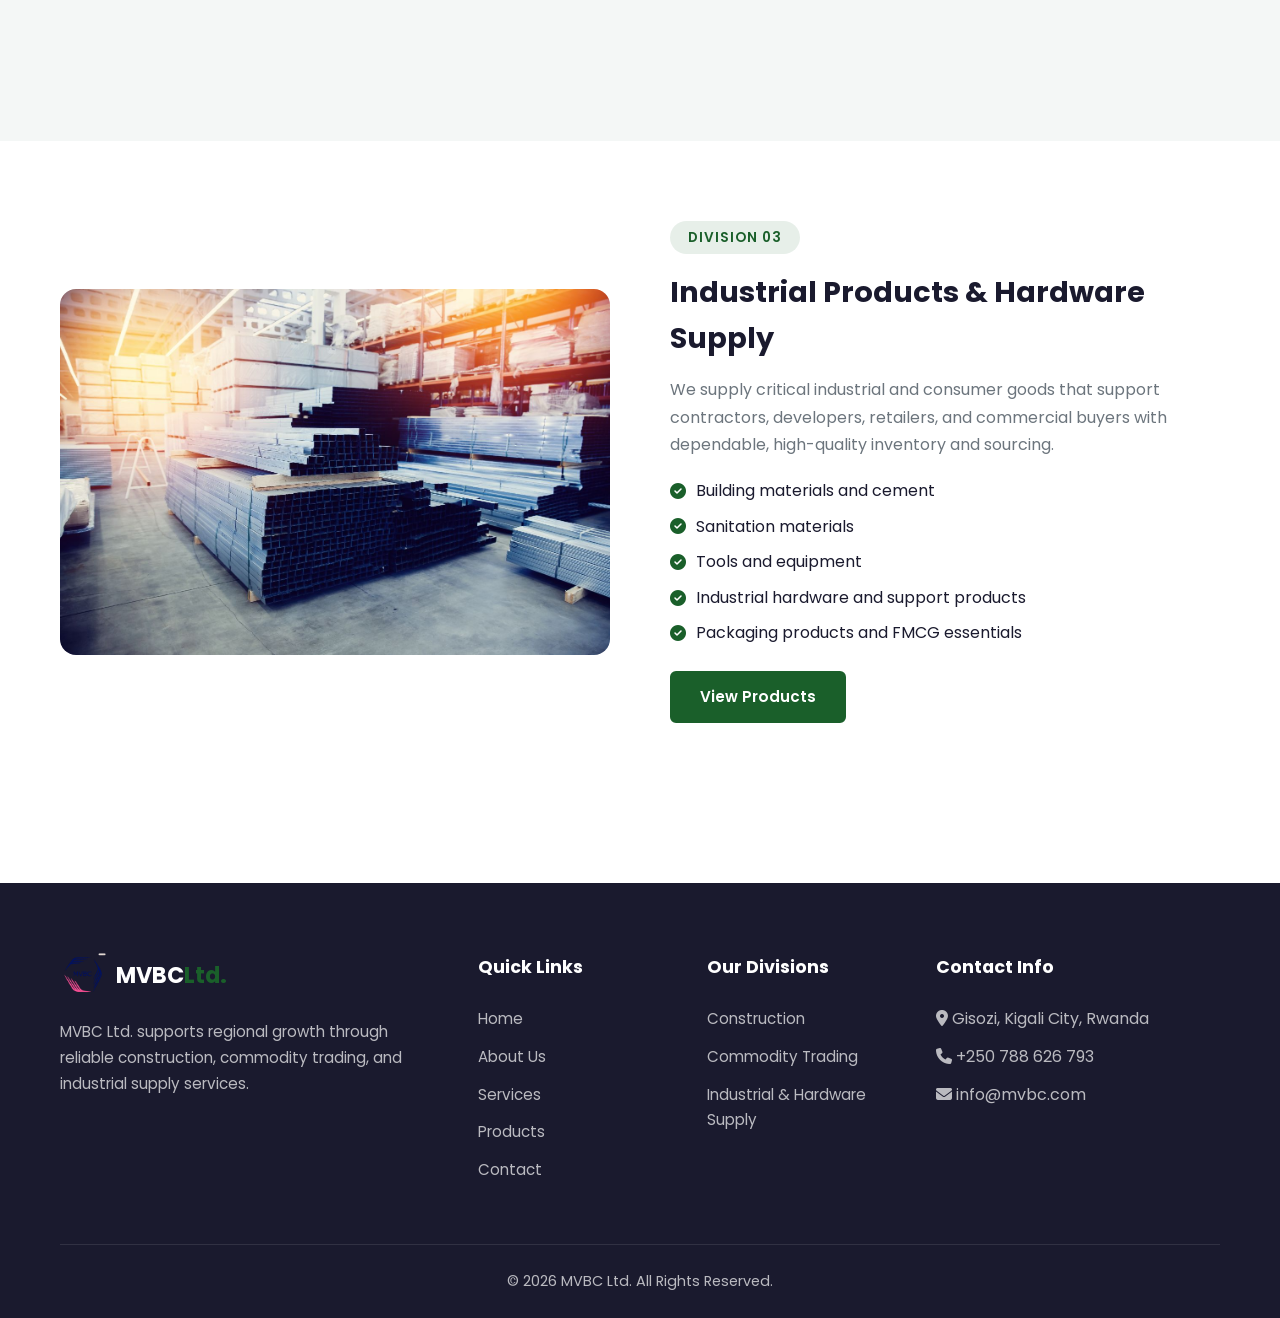
<file: services.html>
<!DOCTYPE html>
<html lang="en">
<head>
    <meta charset="UTF-8">
    <meta name="viewport" content="width=device-width, initial-scale=1.0">
    <title>Our Services | MVBC Ltd.</title>
    <link rel="stylesheet" href="css/style.css">
    <link href="https://fonts.googleapis.com/css2?family=Poppins:wght@300;400;500;600;700;800&display=swap" rel="stylesheet">
    <link rel="stylesheet" href="https://cdnjs.cloudflare.com/ajax/libs/font-awesome/6.4.0/css/all.min.css">
</head>
<body>
    <header class="header" id="header">
        <div class="container">
            <div class="logo">
                <a href="index.html">
                    <img class="logo-mark" src="images/MVBC LOGO NBG.png" alt="">
                    <span class="logo-text">MVBC<span>Ltd.</span></span>
                </a>
            </div>
            <nav class="nav" id="nav">
                <ul class="nav-list">
                    <li><a href="index.html">Home</a></li>
                    <li><a href="about.html">About Us</a></li>
                    <li><a href="services.html" class="active">Services</a></li>
                    <li><a href="products.html">Products</a></li>
                    <li><a href="contact.html">Contact</a></li>
                </ul>
            </nav>
            <div class="header-actions">
                <a href="contact.html" class="btn btn-primary">Get a Quote</a>
                <button class="mobile-menu-toggle" id="mobileMenuToggle" aria-label="Toggle navigation">
                    <span></span><span></span><span></span>
                </button>
            </div>
        </div>
    </header>

    <section class="page-banner page-banner--services">
        <div class="container">
            <h1>Our Services</h1>
            <div class="breadcrumb">
                <a href="index.html">Home</a> / <span>Services</span>
            </div>
        </div>
    </section>

    <section class="section-padding" id="construction">
        <div class="container">
            <div class="service-detail">
                <div class="service-img"><img src="files/road cons mvbc.jpg" alt="MVBC road construction project" loading="lazy" decoding="async"></div>
                <div class="service-content">
                    <span class="section-tag">Division 01</span>
                    <h3>Construction & Real Estate</h3>
                    <p>We support engineering, construction, infrastructure projects, and real-estate development with dependable solutions tailored for residential, commercial, and public-sector growth.</p>
                    <ul class="service-list">
                        <li><i class="fas fa-check-circle"></i> Engineering and construction services</li>
                        <li><i class="fas fa-check-circle"></i> Real estate development including affordable housing</li>
                        <li><i class="fas fa-check-circle"></i> Infrastructure project support</li>
                        <li><i class="fas fa-check-circle"></i> Building materials and essential construction inputs</li>
                        <li><i class="fas fa-check-circle"></i> End-to-end delivery from project planning to completion</li>
                    </ul>
                    <a href="products.html" class="btn btn-primary">View Products</a>
                </div>
            </div>
        </div>
    </section>

    <section class="section-padding bg-light" id="trading">
        <div class="container">
            <div class="service-detail reverse">
                <div class="service-img"><img src="files/agricultural-field-showcasing-advanced-irrigation-technology.webp" alt="Agricultural field representing MVBC commodity trading" loading="lazy" decoding="async"></div>
                <div class="service-content">
                    <span class="section-tag">Division 02</span>
                    <h3>Commodity Trading</h3>
                    <p>Our trading division ensures reliable import-export and distribution of key commodities across regional and international markets, helping support business continuity and market access.</p>
                    <ul class="service-list">
                        <li><i class="fas fa-check-circle"></i> Rice and regional agricultural commodities</li>
                        <li><i class="fas fa-check-circle"></i> Sugar (brown and white)</li>
                        <li><i class="fas fa-check-circle"></i> Beans and maize</li>
                        <li><i class="fas fa-check-circle"></i> Edible vegetable cooking oil</li>
                        <li><i class="fas fa-check-circle"></i> Bulk supply for commercial and retail markets</li>
                    </ul>
                    <a href="products.html" class="btn btn-primary">View Products</a>
                </div>
            </div>
        </div>
    </section>

    <section class="section-padding" id="industrial">
        <div class="container">
            <div class="service-detail">
                <div class="service-img"><img src="files/Steel-Raw-Material-Warehouse.jpg" alt="Industrial materials and hardware supply" loading="lazy" decoding="async"></div>
                <div class="service-content">
                    <span class="section-tag">Division 03</span>
                    <h3>Industrial Products & Hardware Supply</h3>
                    <p>We supply critical industrial and consumer goods that support contractors, developers, retailers, and commercial buyers with dependable, high-quality inventory and sourcing.</p>
                    <ul class="service-list">
                        <li><i class="fas fa-check-circle"></i> Building materials and cement</li>
                        <li><i class="fas fa-check-circle"></i> Sanitation materials</li>
                        <li><i class="fas fa-check-circle"></i> Tools and equipment</li>
                        <li><i class="fas fa-check-circle"></i> Industrial hardware and support products</li>
                        <li><i class="fas fa-check-circle"></i> Packaging products and FMCG essentials</li>
                    </ul>
                    <a href="products.html" class="btn btn-primary">View Products</a>
                </div>
            </div>
        </div>
    </section>

    <footer class="footer">
        <div class="container">
            <div class="footer-grid">
                <div class="footer-col">
                    <div class="logo">
                        <a href="index.html">
                            <img class="logo-mark" src="images/MVBC LOGO NBG.png" alt="">
                            <span class="logo-text">MVBC<span>Ltd.</span></span>
                        </a>
                    </div>
                    <p>MVBC Ltd. supports regional growth through reliable construction, commodity trading, and industrial supply services.</p>
                </div>
                <div class="footer-col">
                    <h4>Quick Links</h4>
                    <ul>
                        <li><a href="index.html">Home</a></li>
                        <li><a href="about.html">About Us</a></li>
                        <li><a href="services.html">Services</a></li>
                        <li><a href="products.html">Products</a></li>
                        <li><a href="contact.html">Contact</a></li>
                    </ul>
                </div>
                <div class="footer-col">
                    <h4>Our Divisions</h4>
                    <ul>
                        <li><a href="services.html#construction">Construction</a></li>
                        <li><a href="services.html#trading">Commodity Trading</a></li>
                        <li><a href="services.html#industrial">Industrial & Hardware Supply</a></li>
                    </ul>
                </div>
                <div class="footer-col">
                    <h4>Contact Info</h4>
                    <ul class="contact-info">
                        <li><i class="fas fa-map-marker-alt"></i> Gisozi, Kigali City, Rwanda</li>
                        <li><i class="fas fa-phone"></i> +250 788 626 793</li>
                        <li><i class="fas fa-envelope"></i> info@mvbc.com</li>
                    </ul>
                </div>
            </div>
            <div class="footer-bottom">
                <p>&copy; 2026 MVBC Ltd. All Rights Reserved.</p>
            </div>
        </div>
    </footer>

    <script src="js/main.js"></script>
</body>
</html>
</file>
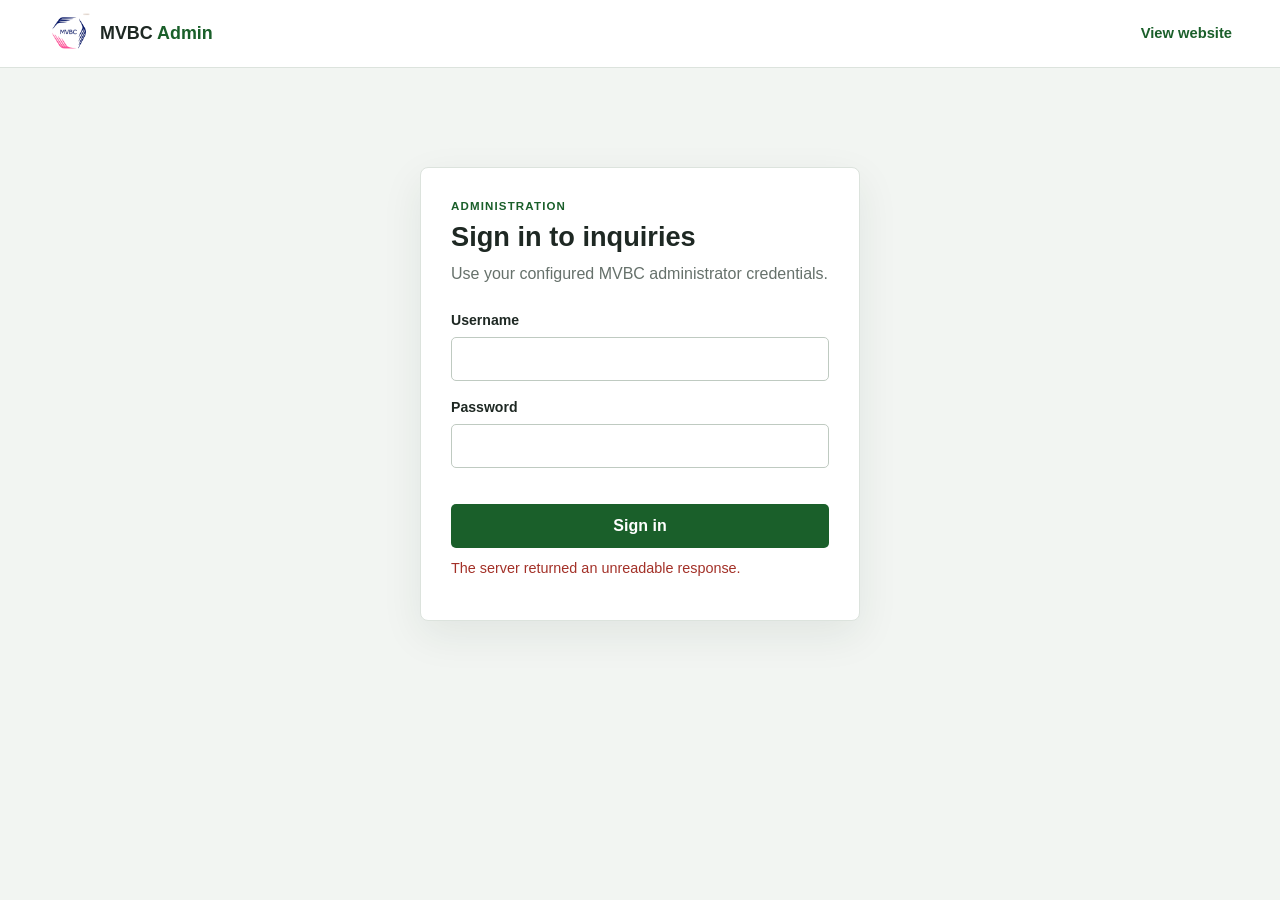
<file: admin/admin.html>
<!DOCTYPE html>
<html lang="en">
<head>
    <meta charset="UTF-8">
    <meta name="viewport" content="width=device-width, initial-scale=1.0">
    <meta name="robots" content="noindex, nofollow">
    <title>MVBC Inquiry Admin</title>
    <link rel="icon" type="image/png" href="../images/MVBC LOGO NBG.png">
    <link rel="stylesheet" href="admin.css">
    <script src="admin.js" defer></script>
</head>
<body>
    <header class="admin-header">
        <a class="brand" href="../index.html">
            <img src="../images/MVBC LOGO NBG.png" alt="">
            <span>MVBC <strong>Admin</strong></span>
        </a>
        <div class="header-actions">
            <a class="site-link" href="../index.html">View website</a>
            <button class="button button-secondary" id="logoutButton" type="button" hidden>Sign out</button>
        </div>
    </header>

    <main class="admin-main">
        <section class="login-panel" id="loginPanel" aria-labelledby="loginHeading" hidden>
            <div class="eyebrow">Administration</div>
            <h1 id="loginHeading">Sign in to inquiries</h1>
            <p class="muted">Use your configured MVBC administrator credentials.</p>
            <form id="loginForm">
                <label for="adminUsername">Username</label>
                <input id="adminUsername" name="username" type="text" autocomplete="username" required>
                <label for="adminPassword">Password</label>
                <input id="adminPassword" name="password" type="password" autocomplete="current-password" required>
                <button class="button button-primary full-width" type="submit">Sign in</button>
                <p class="form-message" id="loginMessage" role="status" aria-live="polite"></p>
            </form>
        </section>

        <section id="dashboard" hidden>
            <div class="page-heading">
                <div>
                    <div class="eyebrow">Customer messages</div>
                    <h1>Inquiries</h1>
                </div>
                <button class="button button-primary" id="newInquiryButton" type="button">＋ New inquiry</button>
            </div>

            <div class="summary-grid" aria-label="Inquiry totals">
                <article class="summary-item"><span>All</span><strong id="totalCount">0</strong></article>
                <article class="summary-item"><span>New</span><strong id="newCount">0</strong></article>
                <article class="summary-item"><span>In progress</span><strong id="progressCount">0</strong></article>
                <article class="summary-item"><span>Responded</span><strong id="respondedCount">0</strong></article>
                <article class="summary-item"><span>Closed</span><strong id="closedCount">0</strong></article>
            </div>

            <div class="toolbar">
                <label class="search-field">
                    <span class="visually-hidden">Search inquiries</span>
                    <input id="searchInput" type="search" placeholder="Search name, email, message">
                </label>
                <label class="filter-field">
                    <span class="visually-hidden">Filter by status</span>
                    <select id="statusFilter">
                        <option value="all">All statuses</option>
                        <option value="new">New</option>
                        <option value="in_progress">In progress</option>
                        <option value="responded">Responded</option>
                        <option value="closed">Closed</option>
                    </select>
                </label>
                <button class="button button-secondary" id="refreshButton" type="button">Refresh</button>
            </div>

            <p class="form-message" id="dashboardMessage" role="status" aria-live="polite"></p>
            <div class="table-frame">
                <table>
                    <thead>
                        <tr>
                            <th scope="col">Contact</th>
                            <th scope="col">Division</th>
                            <th scope="col">Message</th>
                            <th scope="col">Received</th>
                            <th scope="col">Status</th>
                            <th scope="col"><span class="visually-hidden">Actions</span></th>
                        </tr>
                    </thead>
                    <tbody id="inquiryRows"></tbody>
                </table>
                <p class="empty-state" id="emptyState" hidden>No inquiries match this view.</p>
            </div>
        </section>
    </main>

    <dialog class="editor-dialog" id="inquiryDialog" aria-labelledby="editorHeading">
        <form id="inquiryEditor">
            <div class="dialog-heading">
                <div>
                    <div class="eyebrow">Inquiry record</div>
                    <h2 id="editorHeading">New inquiry</h2>
                </div>
                <button class="icon-button" id="closeDialogButton" type="button" aria-label="Close editor">×</button>
            </div>
            <input name="id" type="hidden">
            <div class="editor-grid">
                <div class="field">
                    <label for="inquiryName">Full name</label>
                    <input id="inquiryName" name="name" minlength="2" maxlength="100" required>
                </div>
                <div class="field">
                    <label for="inquiryEmail">Email</label>
                    <input id="inquiryEmail" name="email" type="email" maxlength="254" required>
                </div>
                <div class="field">
                    <label for="inquiryPhone">Phone</label>
                    <input id="inquiryPhone" name="phone" type="tel" maxlength="60">
                </div>
                <div class="field">
                    <label for="inquiryDivision">Division</label>
                    <select id="inquiryDivision" name="division" required>
                        <option value="construction">Construction & Real Estate</option>
                        <option value="trading">Commodity Trading</option>
                        <option value="industrial">Industrial Products & Hardware Supply</option>
                        <option value="general">General Inquiry</option>
                    </select>
                </div>
                <div class="field field-wide">
                    <label for="inquiryMessage">Message</label>
                    <textarea id="inquiryMessage" name="message" minlength="10" maxlength="3000" rows="6" required></textarea>
                </div>
                <div class="field" id="statusField">
                    <label for="inquiryStatus">Status</label>
                    <select id="inquiryStatus" name="status">
                        <option value="new">New</option>
                        <option value="in_progress">In progress</option>
                        <option value="responded">Responded</option>
                        <option value="closed">Closed</option>
                    </select>
                </div>
            </div>
            <p class="form-message" id="editorMessage" role="status" aria-live="polite"></p>
            <div class="dialog-actions">
                <button class="button button-secondary" id="cancelDialogButton" type="button">Cancel</button>
                <button class="button button-primary" id="saveInquiryButton" type="submit">Save inquiry</button>
            </div>
        </form>
    </dialog>
</body>
</html>
</file>
<file: css/style.css>
/* ==================== */
/* GLOBAL STYLES        */
/* ==================== */
:root {
    --primary-color: #1a5f2a;
    --primary-dark: #124a1f;
    --primary-light: #2d8a40;
    --secondary-color: #c45c26;
    --accent-color: #f4a261;
    --dark: #1a1a2e;
    --light: #f8f9fa;
    --gray: #6c757d;
    --white: #ffffff;
    --font-main: 'Poppins', sans-serif;
    --shadow: 0 4px 20px rgba(0,0,0,0.08);
    --shadow-lg: 0 10px 40px rgba(0,0,0,0.12);
    --transition: all 0.3s ease;
}

* {
    margin: 0;
    padding: 0;
    box-sizing: border-box;
}

html {
    scroll-behavior: smooth;
}

body {
    font-family: var(--font-main);
    line-height: 1.6;
    color: var(--dark);
    background: var(--white);
}

a {
    text-decoration: none;
    color: inherit;
    transition: var(--transition);
}

ul {
    list-style: none;
}

img {
    max-width: 100%;
    height: auto;
}

.container {
    max-width: 1200px;
    margin: 0 auto;
    padding: 0 20px;
}

/* ==================== */
/* BUTTONS              */
/* ==================== */
.btn {
    display: inline-flex;
    align-items: center;
    justify-content: center;
    gap: 8px;
    padding: 12px 28px;
    border-radius: 6px;
    font-weight: 600;
    font-size: 0.95rem;
    cursor: pointer;
    transition: var(--transition);
    border: 2px solid transparent;
}

.btn-primary {
    background: var(--primary-color);
    color: var(--white);
    border-color: var(--primary-color);
}

.btn-primary:hover {
    background: var(--primary-dark);
    border-color: var(--primary-dark);
    transform: translateY(-2px);
    box-shadow: var(--shadow-lg);
}

.btn-outline {
    background: transparent;
    color: var(--white);
    border-color: var(--white);
}

.btn-outline:hover {
    background: var(--white);
    color: var(--primary-color);
}

.btn-light {
    background: var(--white);
    color: var(--primary-color);
    border-color: var(--white);
}

.btn-light:hover {
    background: var(--light);
    border-color: var(--light);
}

.btn-lg {
    padding: 14px 36px;
    font-size: 1rem;
}

/* ==================== */
/* SECTION UTILITIES    */
/* ==================== */
.section-padding {
    padding: 80px 0;
}

.bg-light {
    background: #f4f7f6;
}

.section-header {
    text-align: center;
    max-width: 700px;
    margin: 0 auto 50px;
}

.section-tag {
    display: inline-block;
    padding: 6px 18px;
    background: rgba(26, 95, 42, 0.1);
    color: var(--primary-color);
    font-weight: 600;
    font-size: 0.85rem;
    border-radius: 30px;
    margin-bottom: 15px;
    text-transform: uppercase;
    letter-spacing: 1px;
}

.section-title {
    font-size: 2.4rem;
    font-weight: 700;
    margin-bottom: 15px;
    color: var(--dark);
}

.section-desc {
    color: var(--gray);
    font-size: 1.05rem;
}

.text-center {
    text-align: center;
}

.mt-4 {
    margin-top: 40px;
}

/* ==================== */
/* HEADER               */
/* ==================== */
.header {
    position: fixed;
    top: 0;
    left: 0;
    width: 100%;
    z-index: 1000;
    background: rgba(255,255,255,0.95);
    backdrop-filter: blur(10px);
    box-shadow: var(--shadow);
    transition: var(--transition);
}

.header .container {
    display: flex;
    align-items: center;
    justify-content: space-between;
    height: 80px;
}

.logo a {
    display: flex;
    align-items: center;
    gap: 10px;
}

.logo-icon {
    width: 45px;
    height: 45px;
    background: var(--primary-color);
    color: var(--white);
    border-radius: 10px;
    display: flex;
    align-items: center;
    justify-content: center;
    font-size: 1.3rem;
}

.logo-mark {
    display: block;
    width: 46px;
    height: 46px;
    object-fit: contain;
    flex: 0 0 auto;
}

.logo-text {
    font-size: 1.4rem;
    font-weight: 700;
    color: var(--dark);
}

.logo-text span {
    color: var(--primary-color);
}

.nav-list {
    display: flex;
    gap: 35px;
}

.nav-list a {
    font-weight: 500;
    font-size: 0.95rem;
    color: var(--dark);
    position: relative;
}

.nav-list a::after {
    content: '';
    position: absolute;
    bottom: -5px;
    left: 0;
    width: 0;
    height: 2px;
    background: var(--primary-color);
    transition: var(--transition);
}

.nav-list a:hover::after,
.nav-list a.active::after {
    width: 100%;
}

.nav-list a:hover,
.nav-list a.active {
    color: var(--primary-color);
}

.header-actions {
    display: flex;
    align-items: center;
    gap: 20px;
}

.mobile-menu-toggle {
    display: none;
    flex-direction: column;
    gap: 5px;
    background: none;
    border: none;
    cursor: pointer;
    padding: 5px;
}

.mobile-menu-toggle span {
    width: 25px;
    height: 3px;
    background: var(--dark);
    border-radius: 3px;
    transition: var(--transition);
}

/* ==================== */
/* HERO SECTION         */
/* ==================== */
.hero {
    min-height: 100vh;
    display: flex;
    align-items: center;
    background: linear-gradient(110deg, rgba(18,55,31,0.88), rgba(26,26,46,0.62)),
                url('../images/civil_vision_bridge.png') center 48% / cover no-repeat;
    position: relative;
    padding-top: 80px;
    color: var(--white);
}

.hero-content {
    max-width: 800px;
    padding: 60px 0;
}

.hero-title {
    font-size: 3.2rem;
    font-weight: 800;
    line-height: 1.2;
    margin-bottom: 20px;
}

.hero-title .highlight {
    color: var(--accent-color);
}

.hero-subtitle {
    font-size: 1.15rem;
    color: rgba(255,255,255,0.85);
    margin-bottom: 35px;
    line-height: 1.7;
}

.hero-buttons {
    display: flex;
    gap: 15px;
    margin-bottom: 60px;
    flex-wrap: wrap;
}

.hero-stats {
    display: grid;
    grid-template-columns: repeat(4, 1fr);
    gap: 30px;
    padding-top: 40px;
    border-top: 1px solid rgba(255,255,255,0.2);
}

.stat-item {
    text-align: center;
}

.stat-number {
    display: block;
    font-size: 2.2rem;
    font-weight: 800;
    color: var(--accent-color);
}

.stat-label {
    font-size: 0.9rem;
    color: rgba(255,255,255,0.8);
}

/* ==================== */
/* DIVISIONS            */
/* ==================== */
.divisions-grid {
    display: grid;
    grid-template-columns: repeat(3, 1fr);
    gap: 30px;
}

.division-card {
    background: var(--white);
    border-radius: 16px;
    padding: 40px 30px;
    box-shadow: var(--shadow);
    transition: var(--transition);
    border: 1px solid rgba(0,0,0,0.04);
    position: relative;
    overflow: hidden;
}

.division-card::before {
    content: '';
    position: absolute;
    top: 0;
    left: 0;
    width: 100%;
    height: 4px;
    background: var(--primary-color);
    transform: scaleX(0);
    transition: var(--transition);
}

.division-card:hover::before {
    transform: scaleX(1);
}

.division-card:hover {
    transform: translateY(-8px);
    box-shadow: var(--shadow-lg);
}

.division-card.featured {
    background: var(--primary-color);
    color: var(--white);
}

.division-card.featured::before {
    background: var(--accent-color);
}

.division-card.featured h3,
.division-card.featured p {
    color: var(--white);
}

.division-icon {
    width: 65px;
    height: 65px;
    background: rgba(26,95,42,0.1);
    border-radius: 14px;
    display: flex;
    align-items: center;
    justify-content: center;
    font-size: 1.6rem;
    color: var(--primary-color);
    margin-bottom: 25px;
}

.division-card.featured .division-icon {
    background: rgba(255,255,255,0.15);
    color: var(--white);
}

.division-card h3 {
    font-size: 1.3rem;
    margin-bottom: 12px;
    color: var(--dark);
}

.division-card p {
    color: var(--gray);
    font-size: 0.95rem;
    margin-bottom: 20px;
}

.read-more {
    font-weight: 600;
    color: var(--primary-color);
    display: inline-flex;
    align-items: center;
    gap: 6px;
}

.division-card.featured .read-more {
    color: var(--accent-color);
}

.read-more:hover {
    gap: 10px;
}

/* ==================== */
/* WHY CHOOSE US        */
/* ==================== */
.features-grid {
    display: grid;
    grid-template-columns: repeat(3, 1fr);
    gap: 35px;
}

.feature-item {
    text-align: center;
    padding: 30px;
    background: var(--white);
    border-radius: 12px;
    transition: var(--transition);
}

.feature-item:hover {
    box-shadow: var(--shadow-lg);
    transform: translateY(-5px);
}

.feature-icon {
    width: 70px;
    height: 70px;
    background: rgba(26,95,42,0.08);
    color: var(--primary-color);
    border-radius: 50%;
    display: flex;
    align-items: center;
    justify-content: center;
    font-size: 1.6rem;
    margin: 0 auto 20px;
}

.feature-item h4 {
    font-size: 1.1rem;
    margin-bottom: 10px;
    color: var(--dark);
}

.feature-item p {
    color: var(--gray);
    font-size: 0.9rem;
}

/* ==================== */
/* PRODUCTS TABS        */
/* ==================== */
.products-tabs {
    display: flex;
    justify-content: center;
    gap: 10px;
    margin-bottom: 40px;
    flex-wrap: wrap;
}

.tab-btn {
    padding: 12px 28px;
    border: 2px solid var(--primary-color);
    background: transparent;
    color: var(--primary-color);
    border-radius: 6px;
    font-weight: 600;
    cursor: pointer;
    transition: var(--transition);
    font-family: var(--font-main);
}

.tab-btn.active,
.tab-btn:hover {
    background: var(--primary-color);
    color: var(--white);
}

.tab-content {
    display: none;
}

.tab-content.active {
    display: block;
    animation: fadeIn 0.4s ease;
}

@keyframes fadeIn {
    from { opacity: 0; transform: translateY(10px); }
    to { opacity: 1; transform: translateY(0); }
}

.products-grid {
    display: grid;
    grid-template-columns: repeat(4, 1fr);
    gap: 25px;
}

.product-card {
    background: var(--white);
    border-radius: 12px;
    padding: 0 0 22px;
    text-align: center;
    box-shadow: var(--shadow);
    transition: var(--transition);
    border: 1px solid rgba(0,0,0,0.04);
    overflow: hidden;
}

.product-card:hover {
    transform: translateY(-5px);
    box-shadow: var(--shadow-lg);
}

.product-img {
    width: 100%;
    aspect-ratio: 16 / 10;
    background: #edf1ee;
    margin: 0 0 16px;
    overflow: hidden;
}

.product-img img {
    display: block;
    width: 100%;
    height: 100%;
    object-fit: cover;
}

.product-card h4 {
    font-size: 1.05rem;
    margin-bottom: 8px;
    color: var(--dark);
    padding: 0 16px;
}

.product-card p {
    color: var(--gray);
    font-size: 0.88rem;
    padding: 0 16px;
}

/* ==================== */
/* CTA SECTION          */
/* ==================== */
.cta-section {
    padding: 80px 0;
    background: linear-gradient(135deg, var(--primary-color), var(--primary-dark));
    color: var(--white);
}

.cta-box {
    text-align: center;
    max-width: 700px;
    margin: 0 auto;
}

.cta-box h2 {
    font-size: 2.2rem;
    margin-bottom: 15px;
}

.cta-box p {
    font-size: 1.05rem;
    color: rgba(255,255,255,0.85);
    margin-bottom: 30px;
}

/* ==================== */
/* PAGE BANNER          */
/* ==================== */
.page-banner {
    padding: 160px 0 80px;
    background-image: linear-gradient(110deg, rgba(15,42,27,0.84), rgba(20,29,28,0.62)),
                      url('../images/civil_vision_completed_project.png');
    background-size: cover;
    background-position: center;
    background-repeat: no-repeat;
    color: var(--white);
    text-align: center;
}

.page-banner--about {
    background-image: linear-gradient(110deg, rgba(15,42,27,0.84), rgba(20,29,28,0.62)),
                      url('../images/civil_vision_sustainable_city.png');
}

.page-banner--services {
    background-image: linear-gradient(110deg, rgba(15,42,27,0.84), rgba(20,29,28,0.62)),
                      url('../files/road cons mvbc.jpg');
}

.page-banner--products {
    background-image: linear-gradient(110deg, rgba(15,42,27,0.84), rgba(20,29,28,0.62)),
                      url('../files/Steel-Raw-Material-Warehouse.jpg');
}

.page-banner--contact {
    background-image: linear-gradient(110deg, rgba(15,42,27,0.84), rgba(20,29,28,0.62)),
                      url('../files/Transpo mvbc.jpg');
}

.page-banner h1 {
    font-size: 2.8rem;
    font-weight: 800;
    margin-bottom: 10px;
}

.breadcrumb {
    display: flex;
    justify-content: center;
    gap: 10px;
    color: rgba(255,255,255,0.7);
}

.breadcrumb a:hover {
    color: var(--accent-color);
}

/* ==================== */
/* ABOUT PAGE           */
/* ==================== */
.about-grid {
    display: grid;
    grid-template-columns: 1fr 1fr;
    gap: 60px;
    align-items: center;
}

.about-img {
    display: grid;
    grid-template-columns: minmax(0, 1.3fr) minmax(0, 1fr);
    grid-template-rows: repeat(2, minmax(0, 1fr));
    gap: 10px;
    aspect-ratio: 4 / 3;
    width: 100%;
    min-width: 0;
    border-radius: 16px;
    min-height: 360px;
    overflow: hidden;
}

.about-img img {
    display: block;
    width: 100%;
    height: 100%;
    min-height: 0;
    object-fit: cover;
    border-radius: 8px;
}

.about-img img:first-child {
    grid-row: 1 / span 2;
}

.about-content h2 {
    font-size: 2rem;
    margin-bottom: 20px;
    color: var(--dark);
}

.about-content p {
    color: var(--gray);
    margin-bottom: 15px;
    line-height: 1.7;
}

.values-list {
    margin-top: 25px;
}

.value-item {
    display: flex;
    align-items: flex-start;
    gap: 15px;
    margin-bottom: 18px;
}

.value-item i {
    color: var(--primary-color);
    font-size: 1.2rem;
    margin-top: 3px;
}

.value-item h4 {
    font-size: 1.05rem;
    margin-bottom: 3px;
}

.value-item p {
    font-size: 0.9rem;
    margin: 0;
}

/* ==================== */
/* SERVICES PAGE        */
/* ==================== */
.service-detail {
    display: grid;
    grid-template-columns: 1fr 1fr;
    gap: 60px;
    align-items: center;
    margin-bottom: 80px;
}

.service-detail.reverse .service-img {
    order: 2;
}

.service-img {
    background: #eef2f1;
    border-radius: 16px;
    min-height: 350px;
    display: flex;
    align-items: center;
    justify-content: center;
    overflow: hidden;
}

.service-img img {
    display: block;
    width: 100%;
    height: 100%;
    min-height: 350px;
    object-fit: cover;
}

.service-content h3 {
    font-size: 1.8rem;
    margin-bottom: 15px;
    color: var(--dark);
}

.service-content p {
    color: var(--gray);
    margin-bottom: 20px;
    line-height: 1.7;
}

.service-list {
    margin-bottom: 25px;
}

.service-list li {
    display: flex;
    align-items: center;
    gap: 10px;
    margin-bottom: 10px;
    color: var(--dark);
}

.service-list li i {
    color: var(--primary-color);
}

/* ==================== */
/* PRODUCTS PAGE        */
/* ==================== */
.products-page-grid {
    display: grid;
    grid-template-columns: repeat(3, 1fr);
    gap: 30px;
}

.product-detail-card {
    background: var(--white);
    border-radius: 16px;
    overflow: hidden;
    box-shadow: var(--shadow);
    transition: var(--transition);
}

.product-detail-card:hover {
    transform: translateY(-8px);
    box-shadow: var(--shadow-lg);
}

.product-detail-img {
    height: 200px;
    background: linear-gradient(135deg, var(--primary-color), var(--primary-dark));
    display: flex;
    align-items: center;
    justify-content: center;
    font-size: 3rem;
    color: var(--white);
}

.product-detail-img img {
    display: block;
    width: 100%;
    height: 100%;
    object-fit: cover;
}

.product-detail-info {
    padding: 25px;
}

.product-detail-info h3 {
    font-size: 1.2rem;
    margin-bottom: 10px;
}

.product-detail-info p {
    color: var(--gray);
    font-size: 0.9rem;
    margin-bottom: 15px;
}

.product-meta {
    display: flex;
    justify-content: space-between;
    align-items: center;
    padding-top: 15px;
    border-top: 1px solid #eee;
}

.product-category {
    font-size: 0.8rem;
    padding: 4px 12px;
    background: rgba(26,95,42,0.1);
    color: var(--primary-color);
    border-radius: 20px;
    font-weight: 600;
}

/* ==================== */
/* CONTACT PAGE         */
/* ==================== */
.contact-grid {
    display: grid;
    grid-template-columns: 1fr 1fr;
    gap: 50px;
}

.contact-info-box {
    display: flex;
    flex-direction: column;
    gap: 25px;
}

.contact-item {
    display: flex;
    gap: 20px;
    padding: 25px;
    background: var(--white);
    border-radius: 12px;
    box-shadow: var(--shadow);
}

.contact-item-icon {
    width: 55px;
    height: 55px;
    background: var(--primary-color);
    color: var(--white);
    border-radius: 12px;
    display: flex;
    align-items: center;
    justify-content: center;
    font-size: 1.3rem;
    flex-shrink: 0;
}

.contact-item h4 {
    margin-bottom: 5px;
}

.contact-item p {
    color: var(--gray);
    font-size: 0.9rem;
}

.contact-form {
    background: var(--white);
    padding: 40px;
    border-radius: 16px;
    box-shadow: var(--shadow);
}

.form-group {
    margin-bottom: 20px;
}

.form-group label {
    display: block;
    margin-bottom: 8px;
    font-weight: 500;
    font-size: 0.9rem;
}

.form-group input,
.form-group textarea,
.form-group select {
    width: 100%;
    padding: 12px 16px;
    border: 2px solid #e9ecef;
    border-radius: 8px;
    font-family: var(--font-main);
    font-size: 0.95rem;
    transition: var(--transition);
}

.form-group input:focus,
.form-group textarea:focus,
.form-group select:focus {
    outline: none;
    border-color: var(--primary-color);
}

.form-group textarea {
    resize: vertical;
    min-height: 120px;
}

.form-status {
    min-height: 1.5em;
    margin-top: 12px;
    color: var(--primary-dark);
    font-size: 0.9rem;
}

.contact-trap {
    position: absolute;
    left: -10000px;
    width: 1px;
    height: 1px;
    overflow: hidden;
}

/* ==================== */
/* FOOTER               */
/* ==================== */
.footer {
    background: var(--dark);
    color: rgba(255,255,255,0.7);
    padding: 70px 0 0;
}

.footer-grid {
    display: grid;
    grid-template-columns: 2fr 1fr 1fr 1.5fr;
    gap: 40px;
    margin-bottom: 50px;
}

.footer-col .logo-text {
    color: var(--white);
}

.footer-col p {
    margin: 20px 0;
    line-height: 1.7;
    font-size: 0.95rem;
}

.footer-col h4 {
    color: var(--white);
    font-size: 1.1rem;
    margin-bottom: 25px;
}

.footer-col ul li {
    margin-bottom: 12px;
}

.footer-col ul a {
    color: rgba(255,255,255,0.7);
    font-size: 0.95rem;
}

.footer-col ul a:hover {
    color: var(--accent-color);
    padding-left: 5px;
}

.social-links {
    display: flex;
    gap: 12px;
}

.social-links a {
    width: 40px;
    height: 40px;
    background: rgba(255,255,255,0.1);
    border-radius: 8px;
    display: flex;
    align-items: center;
    justify-content: center;
    color: var(--white);
    transition: var(--transition);
}

.social-links a:hover {
    background: var(--primary-color);
    transform: translateY(-3px);
}

.footer-bottom {
    border-top: 1px solid rgba(255,255,255,0.1);
    padding: 25px 0;
    text-align: center;
    font-size: 0.9rem;
}

/* ==================== */
/* RESPONSIVE           */
/* ==================== */
@media (max-width: 992px) {
    .hero-title { font-size: 2.4rem; }
    .divisions-grid { grid-template-columns: repeat(2, 1fr); }
    .features-grid { grid-template-columns: repeat(2, 1fr); }
    .products-grid { grid-template-columns: repeat(2, 1fr); }
    .about-grid { grid-template-columns: 1fr; }
    .service-detail { grid-template-columns: 1fr; }
    .service-detail.reverse .service-img { order: 0; }
    .products-page-grid { grid-template-columns: repeat(2, 1fr); }
    .contact-grid { grid-template-columns: 1fr; }
    .footer-grid { grid-template-columns: repeat(2, 1fr); }
}

@media (max-width: 768px) {
    .nav { display: none; }
    .mobile-menu-toggle { display: flex; }
    .hero-stats { grid-template-columns: repeat(2, 1fr); }
    .divisions-grid { grid-template-columns: 1fr; }
    .features-grid { grid-template-columns: 1fr; }
    .products-grid { grid-template-columns: 1fr; }
    .hero-buttons { flex-direction: column; }
    .products-page-grid { grid-template-columns: 1fr; }
    .footer-grid { grid-template-columns: 1fr; }
    .page-banner h1 { font-size: 2rem; }
    .section-title { font-size: 1.8rem; }
}

@media (max-width: 480px) {
    .header .container { padding: 0 16px; }
    .logo a { gap: 8px; }
    .logo-mark { width: 40px; height: 40px; }
    .logo-text { font-size: 1.15rem; }
    .header-actions { gap: 8px; }
    .header-actions > .btn { display: none; }
    .hero-stats { grid-template-columns: repeat(2, minmax(0, 1fr)); gap: 20px 12px; }
    .stat-item { min-width: 0; overflow-wrap: anywhere; }
    .about-img { min-height: 300px; gap: 8px; }
}

/* Mobile Menu Active */
.nav.active {
    display: block;
    position: absolute;
    top: 80px;
    left: 0;
    width: 100%;
    background: var(--white);
    box-shadow: var(--shadow);
    padding: 20px;
}

.nav.active .nav-list {
    flex-direction: column;
    gap: 15px;
}
</file>
<file: admin/admin.css>
:root {
    color-scheme: light;
    --ink: #1e2823;
    --muted: #66716b;
    --line: #dce3dd;
    --surface: #ffffff;
    --canvas: #f2f5f2;
    --brand: #1a5f2a;
    --brand-dark: #124a1f;
    --danger: #a33128;
    font-family: "Segoe UI", Arial, sans-serif;
}

* { box-sizing: border-box; }

body {
    margin: 0;
    color: var(--ink);
    background: var(--canvas);
    line-height: 1.5;
}

[hidden] { display: none !important; }

button, input, select, textarea { font: inherit; }

button { cursor: pointer; }

.admin-header {
    min-height: 68px;
    padding: 10px clamp(16px, 4vw, 48px);
    display: flex;
    align-items: center;
    justify-content: space-between;
    gap: 20px;
    background: var(--surface);
    border-bottom: 1px solid var(--line);
}

.brand {
    display: inline-flex;
    align-items: center;
    gap: 10px;
    color: var(--ink);
    font-size: 1.12rem;
    font-weight: 700;
    text-decoration: none;
}

.brand img { width: 42px; height: 42px; object-fit: contain; }
.brand strong { color: var(--brand); }
.header-actions { display: flex; align-items: center; gap: 14px; }
.site-link { color: var(--brand); font-size: 0.92rem; font-weight: 600; text-decoration: none; }
.site-link:hover { text-decoration: underline; }

.admin-main { width: min(1320px, 100%); margin: 0 auto; padding: 36px clamp(16px, 4vw, 48px) 72px; }

.page-heading, .dialog-heading, .toolbar, .dialog-actions {
    display: flex;
    align-items: center;
    justify-content: space-between;
    gap: 16px;
}

.page-heading { margin-bottom: 24px; }
h1, h2, p { margin-top: 0; }
h1 { margin-bottom: 0; font-size: clamp(1.7rem, 3vw, 2.25rem); line-height: 1.2; }
h2 { margin-bottom: 0; font-size: 1.35rem; }
.eyebrow { margin-bottom: 6px; color: var(--brand); font-size: 0.72rem; font-weight: 800; letter-spacing: 0.1em; text-transform: uppercase; }
.muted { color: var(--muted); }

.button {
    min-height: 40px;
    padding: 9px 14px;
    border: 1px solid transparent;
    border-radius: 5px;
    font-weight: 650;
}
.button:disabled { cursor: wait; opacity: 0.65; }
.button-primary { color: #fff; background: var(--brand); }
.button-primary:hover { background: var(--brand-dark); }
.button-secondary { color: var(--ink); background: #fff; border-color: var(--line); }
.button-secondary:hover { background: #f7faf7; border-color: #abb8ae; }
.full-width { width: 100%; margin-top: 20px; }

.login-panel {
    width: min(440px, 100%);
    margin: 7vh auto 0;
    padding: 30px;
    background: var(--surface);
    border: 1px solid var(--line);
    border-radius: 8px;
    box-shadow: 0 14px 42px rgba(25, 45, 32, 0.08);
}
.login-panel h1 { margin-bottom: 8px; font-size: 1.7rem; }
.login-panel > p { margin-bottom: 24px; }
.login-panel label, .field label { display: block; margin: 0 0 6px; font-size: 0.88rem; font-weight: 650; }
.login-panel input, .field input, .field select, .field textarea, .toolbar input, .toolbar select {
    width: 100%;
    min-height: 42px;
    padding: 9px 11px;
    color: var(--ink);
    background: #fff;
    border: 1px solid #bfcac1;
    border-radius: 5px;
}
.login-panel input { margin-bottom: 16px; }
input:focus, select:focus, textarea:focus, button:focus-visible, a:focus-visible {
    outline: 3px solid rgba(26, 95, 42, 0.22);
    outline-offset: 2px;
    border-color: var(--brand);
}

.summary-grid { display: grid; grid-template-columns: repeat(5, minmax(0, 1fr)); gap: 12px; margin-bottom: 20px; }
.summary-item { min-width: 0; padding: 14px 16px; background: var(--surface); border: 1px solid var(--line); border-radius: 6px; }
.summary-item span { display: block; color: var(--muted); font-size: 0.82rem; }
.summary-item strong { display: block; margin-top: 4px; font-size: 1.5rem; }

.toolbar { justify-content: flex-start; margin-bottom: 12px; }
.search-field { flex: 1 1 320px; max-width: 520px; }
.filter-field { width: min(220px, 38vw); }
.form-message { min-height: 1.5em; margin: 10px 0; color: var(--muted); font-size: 0.9rem; }
.form-message[data-kind="error"] { color: var(--danger); }
.form-message[data-kind="success"] { color: var(--brand); }

.table-frame { overflow: auto; background: var(--surface); border: 1px solid var(--line); border-radius: 7px; }
table { width: 100%; border-collapse: collapse; text-align: left; }
th, td { padding: 13px 14px; border-bottom: 1px solid #e8ede9; vertical-align: top; }
th { color: #49564e; background: #f7f9f7; font-size: 0.76rem; letter-spacing: 0.035em; text-transform: uppercase; white-space: nowrap; }
td { font-size: 0.88rem; }
tbody tr:last-child td { border-bottom: 0; }
.contact-name { min-width: 150px; font-weight: 700; }
.contact-detail, .message-preview { display: block; max-width: 310px; margin-top: 3px; color: var(--muted); font-size: 0.82rem; overflow-wrap: anywhere; }
.message-preview { max-width: 280px; max-height: 4.5em; overflow: hidden; }
.status-badge { display: inline-block; padding: 3px 8px; border-radius: 99px; background: #eaf3ec; color: #275c34; font-size: 0.77rem; font-weight: 700; white-space: nowrap; }
.status-badge[data-status="in_progress"] { background: #fff3d9; color: #795200; }
.status-badge[data-status="responded"] { background: #e8f1fa; color: #285a84; }
.status-badge[data-status="closed"] { background: #edf0ee; color: #56615a; }
.row-actions { display: flex; gap: 7px; white-space: nowrap; }
.row-actions button { min-height: 34px; padding: 6px 9px; border: 1px solid var(--line); border-radius: 4px; background: #fff; color: var(--ink); font-size: 0.82rem; }
.row-actions button:hover { background: #f2f6f2; }
.row-actions .delete-button { color: var(--danger); }
.empty-state { padding: 30px; color: var(--muted); text-align: center; }
.visually-hidden { position: absolute; width: 1px; height: 1px; padding: 0; margin: -1px; overflow: hidden; clip: rect(0, 0, 0, 0); white-space: nowrap; border: 0; }

.editor-dialog { width: min(680px, calc(100% - 28px)); max-height: min(92vh, 900px); padding: 0; border: 1px solid var(--line); border-radius: 8px; box-shadow: 0 24px 80px rgba(9, 22, 13, 0.28); }
.editor-dialog::backdrop { background: rgba(12, 26, 17, 0.58); }
.editor-dialog form { padding: clamp(18px, 4vw, 30px); }
.dialog-heading { align-items: flex-start; margin-bottom: 22px; }
.icon-button { width: 38px; height: 38px; border: 1px solid var(--line); border-radius: 5px; background: #fff; font-size: 1.35rem; line-height: 1; }
.editor-grid { display: grid; grid-template-columns: repeat(2, minmax(0, 1fr)); gap: 14px; }
.field { min-width: 0; }
.field-wide { grid-column: 1 / -1; }
.field textarea { min-height: 130px; resize: vertical; }
.dialog-actions { justify-content: flex-end; margin-top: 20px; }

@media (max-width: 760px) {
    .summary-grid { grid-template-columns: repeat(3, minmax(0, 1fr)); }
    .toolbar { flex-wrap: wrap; }
    .search-field { flex-basis: 100%; max-width: none; }
    .filter-field { width: auto; flex: 1; }
    th, td { padding: 11px 10px; }
}

@media (max-width: 480px) {
    .admin-header { align-items: flex-start; padding: 10px 14px; }
    .brand { gap: 7px; font-size: 1rem; }
    .brand img { width: 36px; height: 36px; }
    .header-actions { flex-direction: column; align-items: flex-end; gap: 4px; }
    .site-link { font-size: 0.8rem; }
    .header-actions .button { min-height: 34px; padding: 6px 10px; }
    .admin-main { padding-top: 25px; }
    .page-heading { align-items: flex-start; flex-wrap: wrap; }
    .summary-grid { grid-template-columns: repeat(2, minmax(0, 1fr)); }
    .login-panel { padding: 22px; }
    .editor-grid { grid-template-columns: 1fr; }
    .field-wide { grid-column: auto; }
}
</file>
